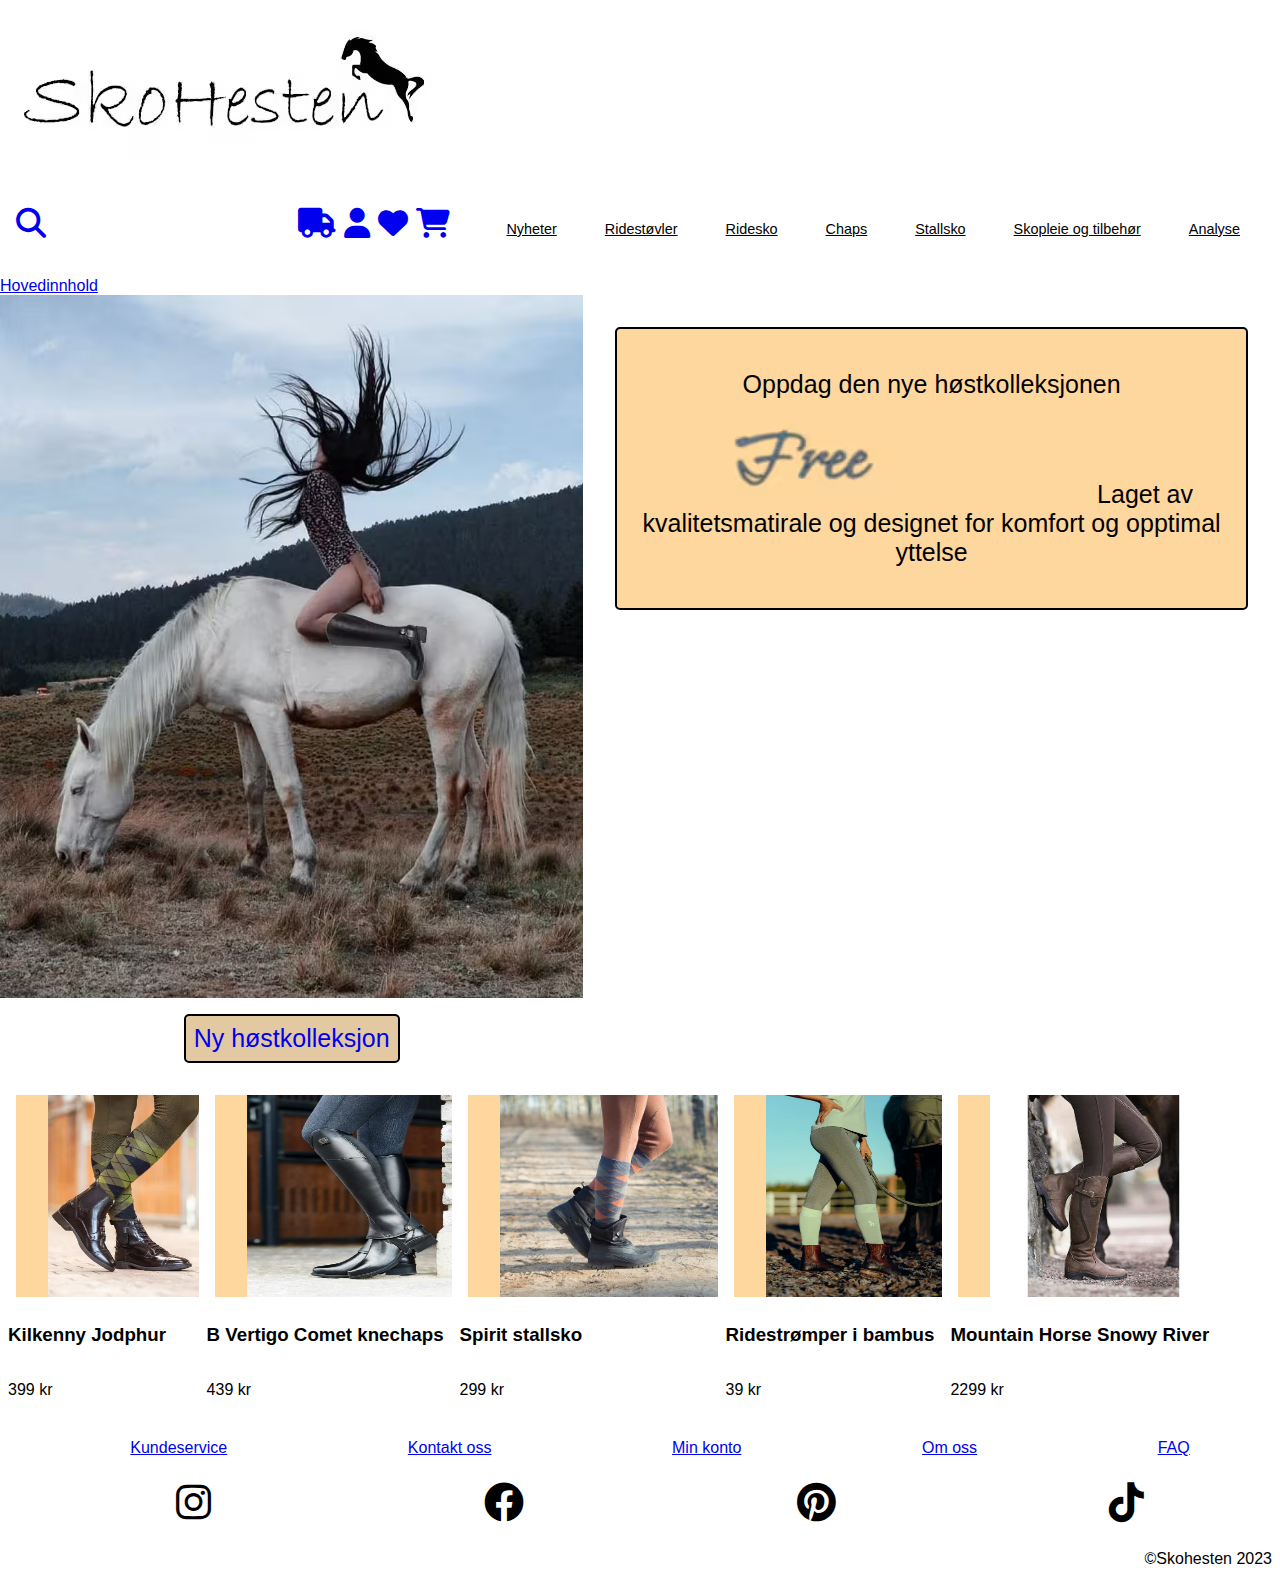
<file: index.html>
<!DOCTYPE html>
<html lang="en" itemscope itemtype="http://schema.org/WebPage">
<head>
    <meta charset="UTF-8">
    <meta name="viewport" content="width=device-width inital-scale= 1.0">
    <meta name="description" content="a website that sell riding boots, shoes and accessories">
    <meta property="og:url" content="https://itstud.hiof.no/~julia/oblig-4-webutvikling/index.html">
    <meta property="og:type" content="website">
    <meta property="og:title"  content="Skohesten.no">
    <meta property="og:description" content="A website that sells amazing ridning boots, shoes and accessories">
    <link href="css/style.css" rel="stylesheet">
    <link href="css/font/css/fontawesome.css" rel="stylesheet">
    <link href="css/font/css/brands.css" rel="stylesheet">
    <link href="css/font/css/solid.css" rel="stylesheet">
    <title>Skohesten.no</title>
</head>
<body class="index">
    <div class="grid-container" id="index">
        <header>
                <span id="logo">
                    <a href="index.html"><img src="img/sko-hesten-logo.avif" alt="Skohesten logo"></a>
                </span>
            <nav>
                <a href="#" id="sokefelt"><i class="fa-solid fa-magnifying-glass" aria-label="søkefelt"></i></a>
                <div id="ikon-liste"> 
                    <a href="f-og-r.html" id="lastebil"><i class="fa-solid fa-truck" aria-label="Frakt og retur side"></i></a>
                    <a href="#" id="bruker"><i class="fa-solid fa-user" aria-label="Din bruker"></i></a>
                    <a href="#" id="fav"><i class="fa-solid fa-heart" aria-label="Dine favoritter"></i></a>
                    <a href="#" id="handlekurv"><i class="fa-solid fa-cart-shopping" aria-label="din handlekruv"></i></a>
                <!--Alle ikonene er fra Fontawsome-->
                </div>
                <ul id="nav-liste">
                    <li><a href="#">Nyheter</a></li>
                    <li><a href="produkt.html">Ridestøvler</a></li>
                    <li><a href="#">Ridesko</a></li>
                    <li><a href="#">Chaps</a></li>
                    <li><a href="#">Stallsko</a></li>
                    <li><a href="#">Skopleie og tilbehør</a></li>
                    <li><a href="analyse.html">Analyse</a></li>
                </ul>
            </nav>
            <a href="#host-k-section">Hovedinnhold</a>
        </header>
    <main>
        <section id="host-k-section">
            <article id="host-k-bilde">
            <img src="img/forsidebilde-h.avif" alt="Modell på gressnede hest">
            <!--Bilde satt sammen av <a href= https://e0.pxfuel.com/wallpapers/672/593/desktop-wallpaper-woman-white-horse-aesthetic-ultra-background-aesthetic-animals.jpg>Modell på hest</a> og <a href= https://encrypted-tbn0.gstatic.com/images?q=tbn:ANd9GcSqIYg0yD4TDJ3sV0ompuwK75fX8o1SKyzImg&usqp=CAU>Enkel ridestøvel</a>-->
            <a href="produkt.html" id="host-k">Ny høstkolleksjon</a>
            </article>
            <article id="host-k-tekst">
                <p>Oppdag den nye høstkolleksjonen 
                <a href="produkt.html" class="free"><img src="img/free.avif" alt="Free høstkolleksjon"></a>
                Laget av kvalitetsmatirale og designet for komfort og opptimal yttelse </p>
            </article>
        </section>
        <section id="produktene">
            <article class="produkt-bokser" id="Kilkenny"> 
                <img src="img/ridesko-kilkenny-jodphur-f.avif" alt="Ridesko i en stall">
                <!--<a href=https://www.horze.no/dw/image/v2/AATB_PRD/on/demandware.static/-/Sites-main-catalog/default/dw875dd899/horze/38067_br_08.jpg?sw=535&q=55&filename=horze-kilkenny-jodphur-damemodell-brown.jpg>Ridesko, Kilkenny Jodphur</a>-->
                <h3>Kilkenny Jodphur</h3>
                <p>399 kr</p>
            </article>
            <article class="produkt-bokser" id="chaps">
                <img src="img/b-vertigo-comet-knechaps-f.jpg" alt="Chaps over ridesko i en stall">
                <!--<a href=https://www.horze.no/dw/image/v2/AATB_PRD/on/demandware.static/-/Sites-main-catalog/default/dwf9b4c76d/bvertigo/37298_BL_5.jpg?sw=535&q=55&filename=b-vertigo-comet-knechaps-i-lar-black.jpg>B Vertigo Comet knechaps</a>-->
                <h3>B Vertigo Comet knechaps</h3>
                <p>439 kr</p>
            </article>
             <article class="produkt-bokser produktbokser-PC" id="spirit"> 
                <img src="img/spirit-stallsko-f.jpg" alt="Spirit ridesko på en modell">
                <!--<a>https://www.horze.no/dw/image/v2/AATB_PRD/on/demandware.static/-/Sites-main-catalog/default/dweeb426b9/horze/38035_bl_09.jpg?sw=535&q=55&filename=horze-spirit-stallsko-black.jpg</a>-->
                <h3>Spirit stallsko</h3>
                <p>299 kr</p>
            </article>
            <article class="produkt-bokser produktbokser-PC" id="ridestrømper"> 
             <img src="img/ridestrømper-bambus.jpg" alt="Ridestømper i bambus på en modell">
                <!--<a>https://www.horze.no/dw/image/v2/AATB_PRD/on/demandware.static/-/Sites-main-catalog/default/dwbfc54375/horze/31241_FMGR_2.jpg?sw=535&q=55&filename=horze-ridestromper-i-bambus-foam-green.jpg</a>-->
                <h3>Ridestrømper i bambus</h3>
               <p>39 kr</p>
            </article>
            <article class="produkt-bokser produktbokser-PC" id="snowy"> 
                <img src="img/mountain-horse-snowy-river.jpg" alt="Mountain Horse Snowy River på en modell">
                <!--<a>https://www.horze.no/dw/image/v2/AATB_PRD/on/demandware.static/-/Sites-main-catalog/default/dw28625a4b/mountainhorse/304373_BR_1.jpg?sw=535&q=55&filename=mountain-horse-snowy-river-brown.jpg</a>-->
                <h3>Mountain Horse Snowy River</h3>
                <p>2299 kr</p>
            </article>
        </section>
        
    </main>
    <footer>
        <nav>
            <ul>
                <li><a href="#">Kundeservice</a></li>
                <li><a href="#">Kontakt oss</a></li>
                <li><a href="#">Min konto</a></li>
                <li><a href="#">Om oss</a></li>
                <li><a href="#">FAQ</a></li>
            </ul>
        </nav>
        <ul id="sosiale-medier">
            <li><i class="fa-brands fa-instagram"></i></li>
            <li><i class="fa-brands fa-facebook"></i></li>
            <li><i class="fa-brands fa-pinterest"></i></li>
            <li><i class="fa-brands fa-tiktok"></i></li>
            <!--Alle ikonene er fra Fontawsome-->
        </ul>
    <p id="copyright">©Skohesten 2023</p>
    </footer>
    </div>
</body>
</html>
</file>
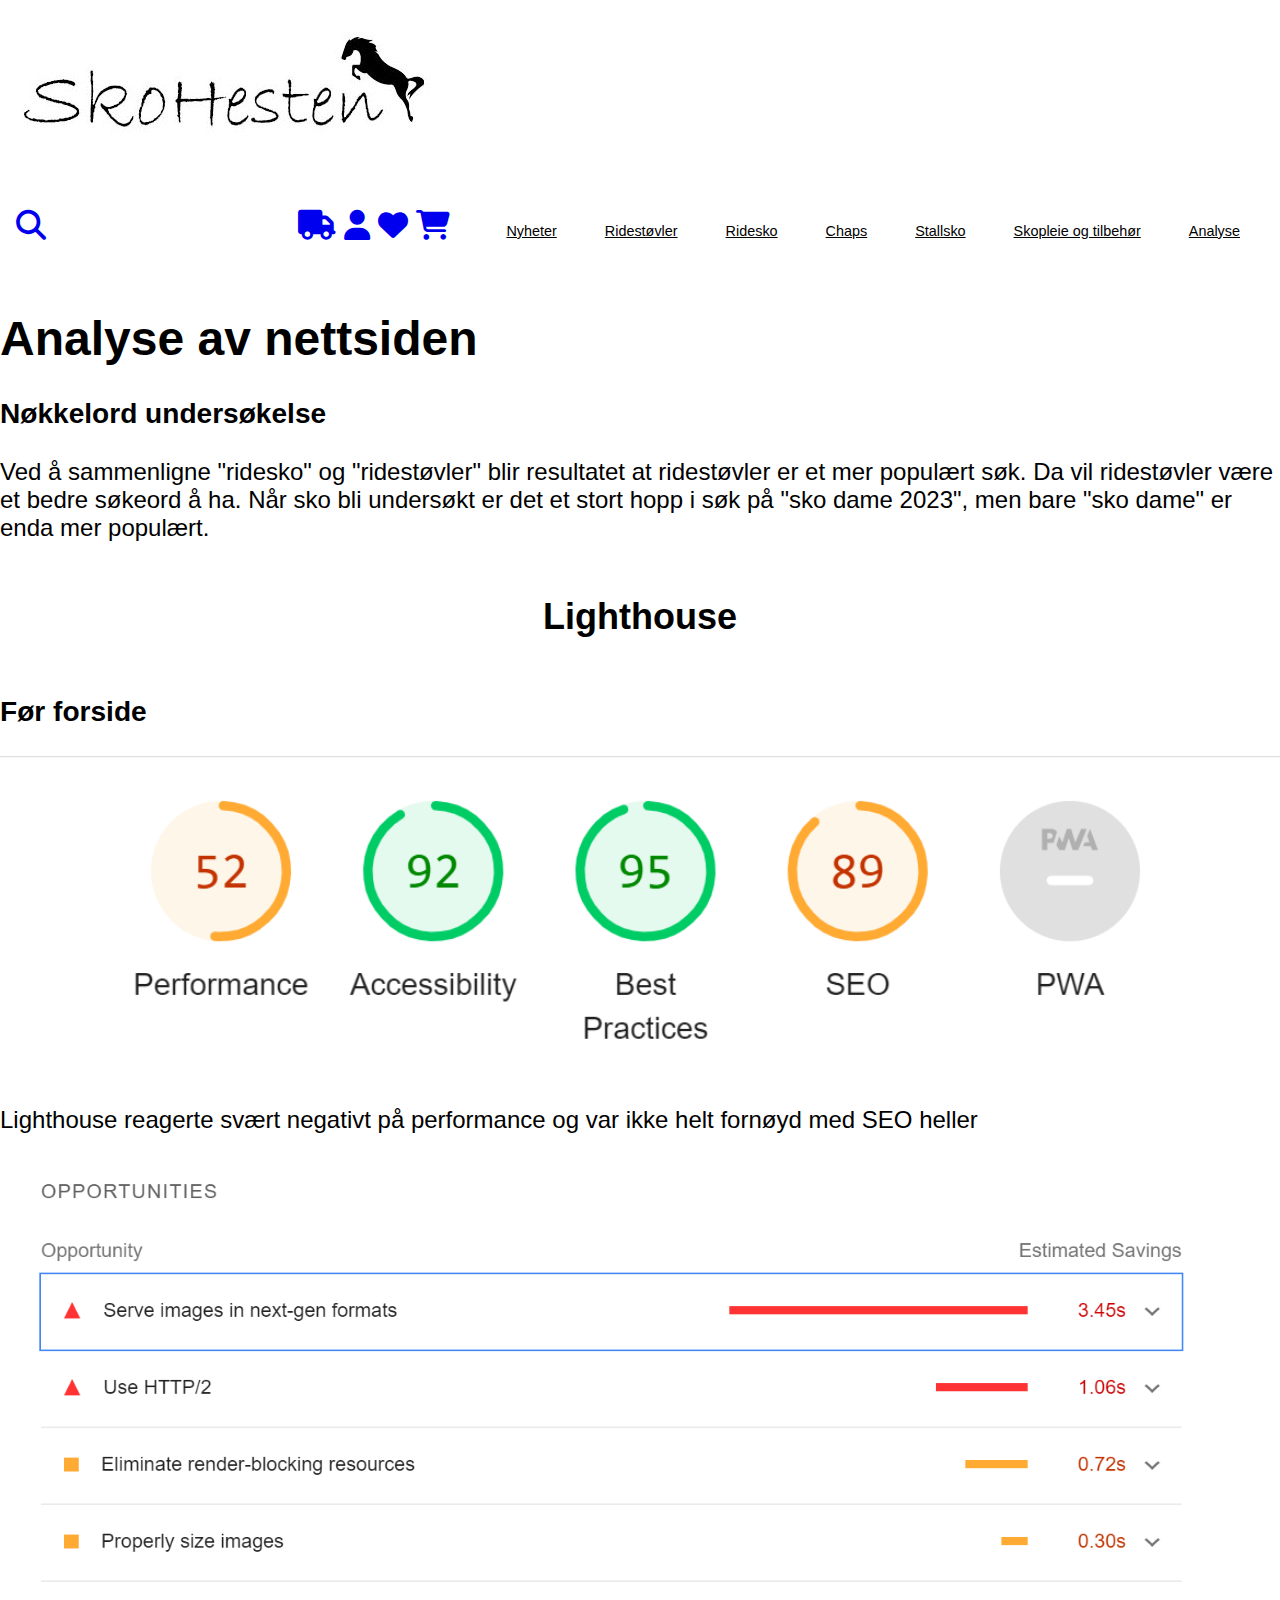
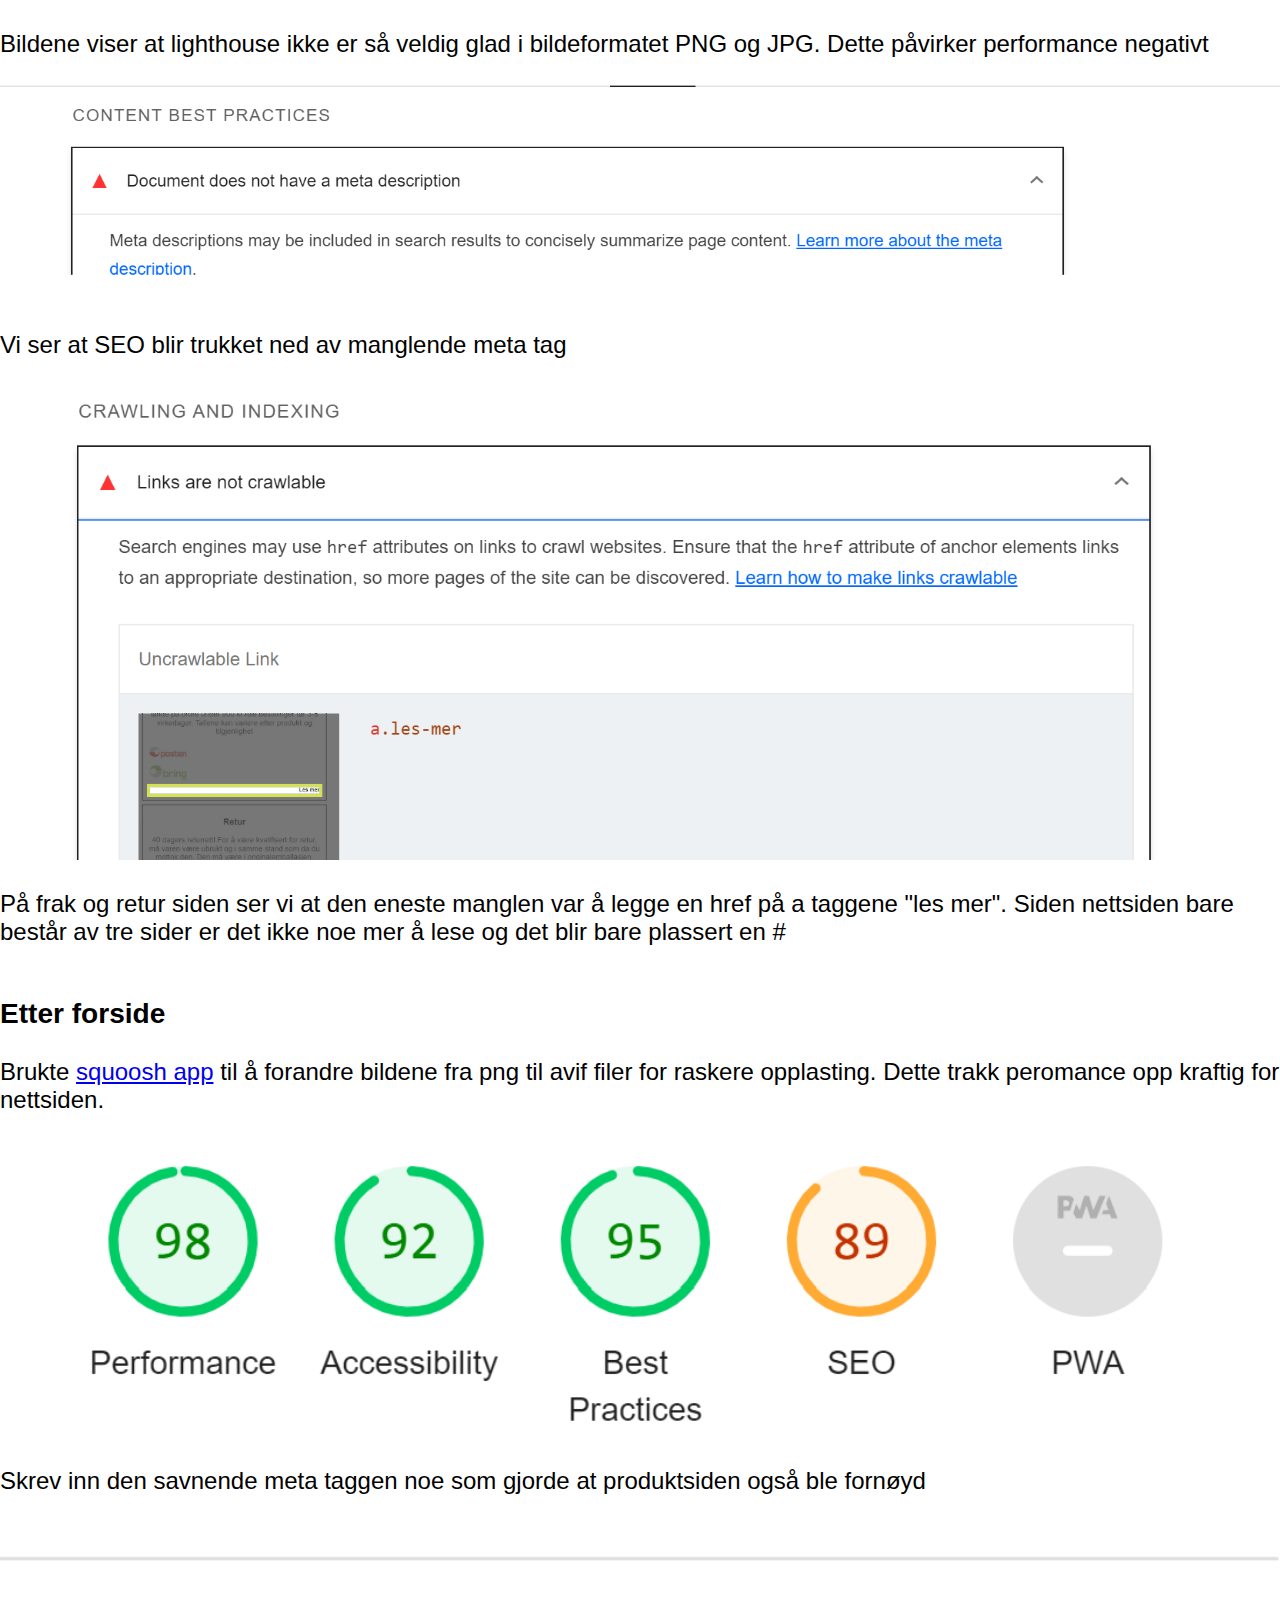
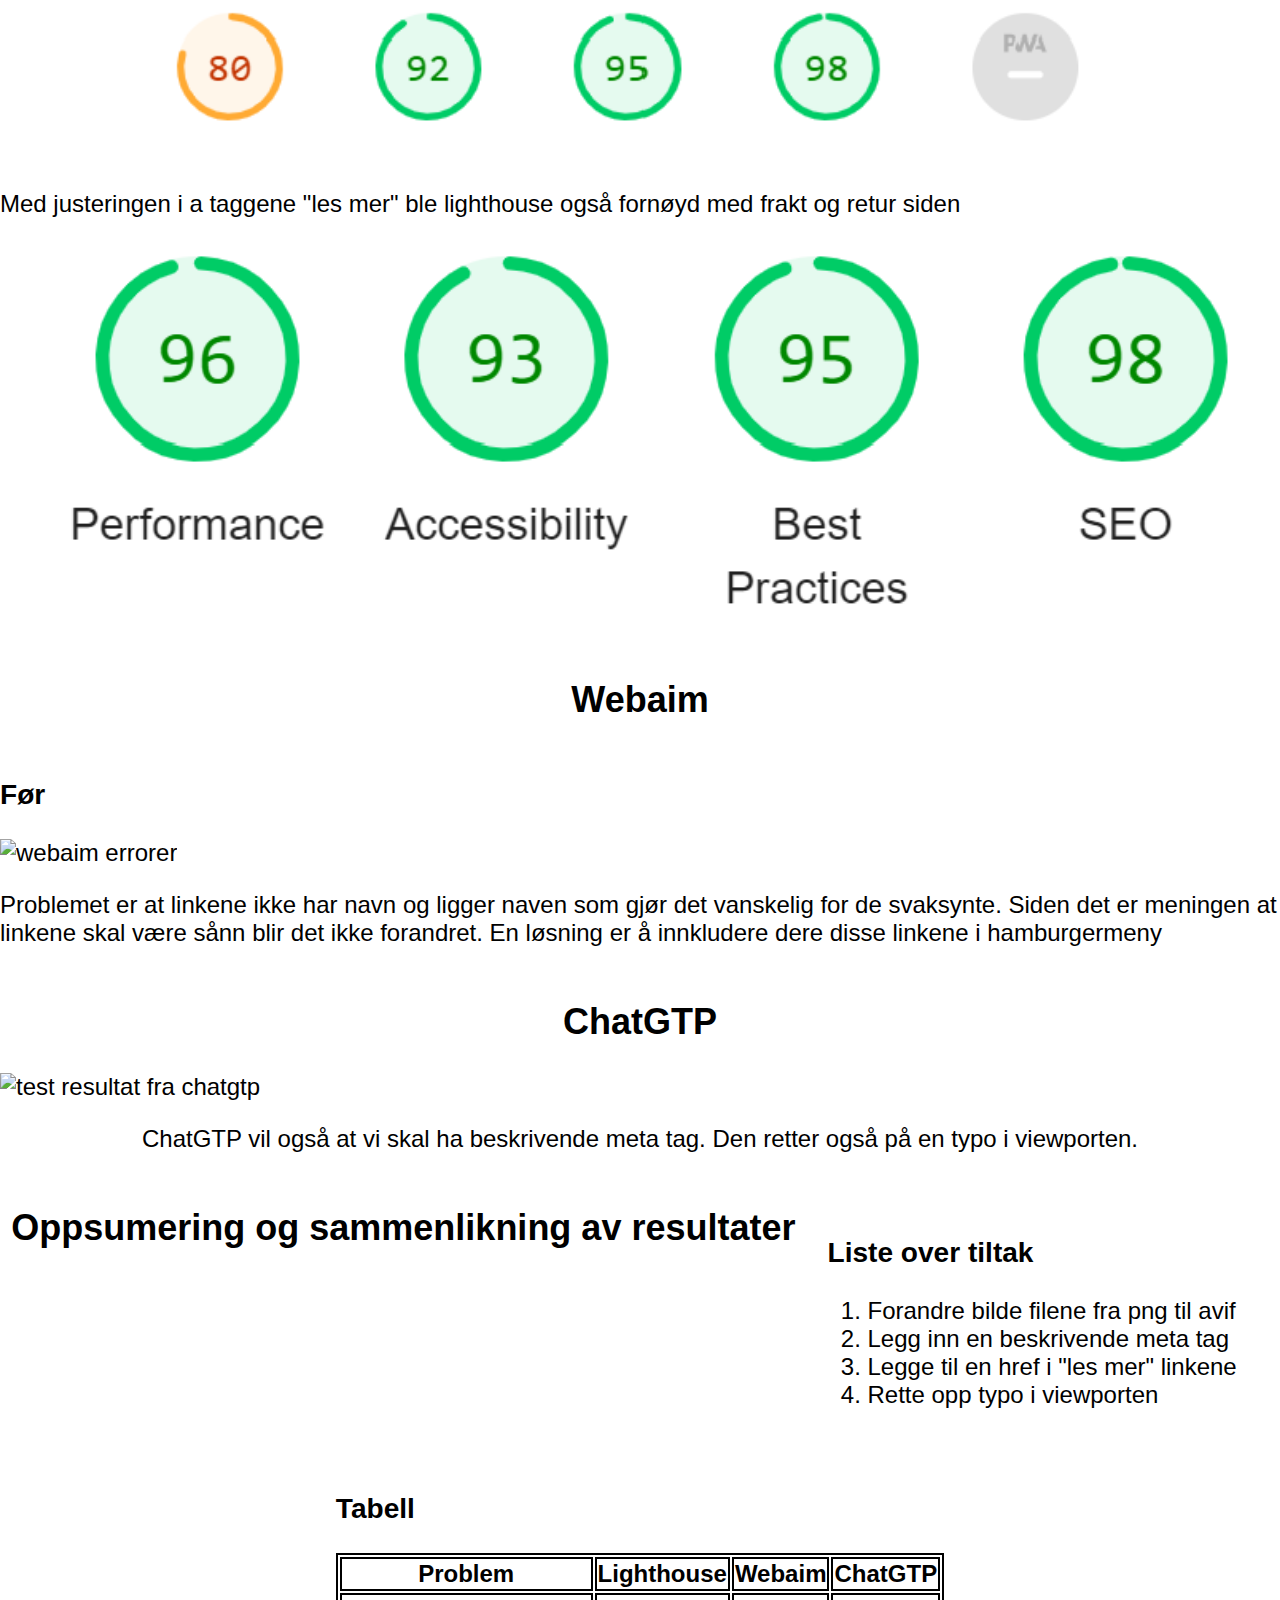
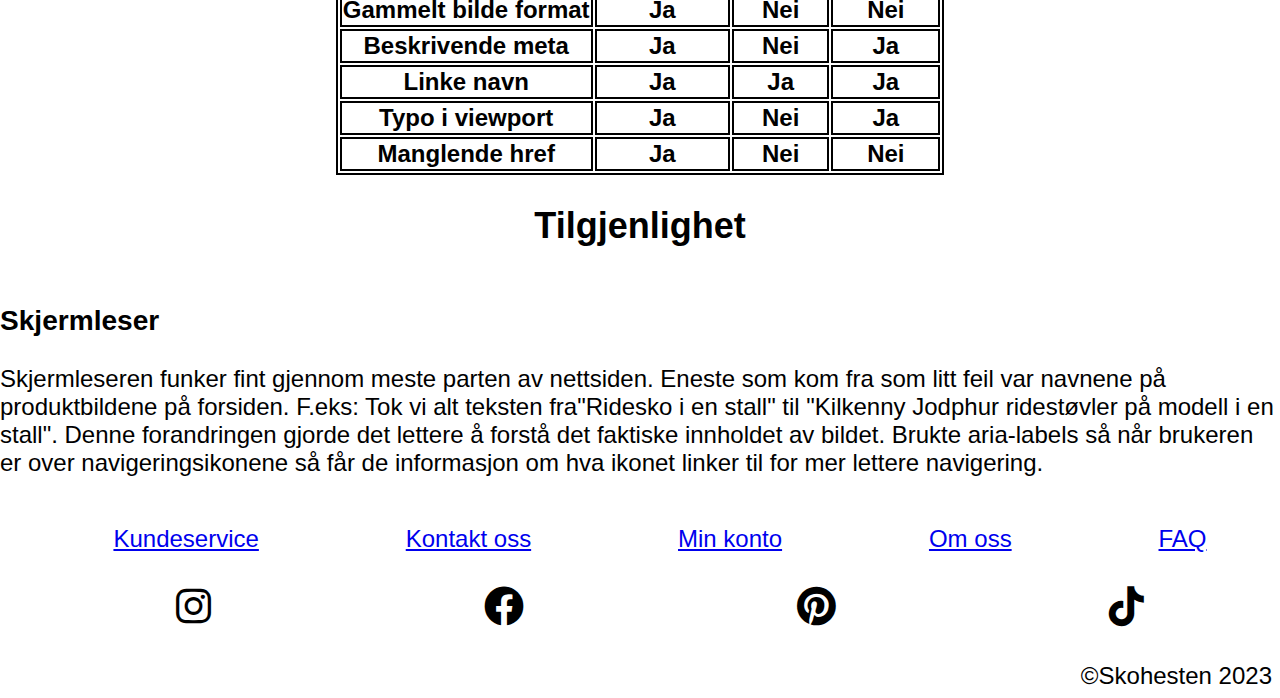
<file: analyse.html>
<!DOCTYPE html>
<html lang="en">
<head>
    <meta charset="UTF-8">
    <meta name="viewport" content="width=device-width inital-scale= 1.0">
    <link href="css/style.css" rel="stylesheet">
    <link href="css/font/css/fontawesome.css" rel="stylesheet">
    <link href="css/font/css/brands.css" rel="stylesheet">
    <link href="css/font/css/solid.css" rel="stylesheet">
    <title>Skohesten.no</title>
</head>
<body id="ana">
        <header>
                <span id="logo">
                    <a href="index.html"><img src="img/sko-hesten-logo.jpg" alt="Skohesten logo"></a>
                </span>
            <nav>
                <a href="#" id="sokefelt"><i class="fa-solid fa-magnifying-glass" aria-label="søkefelt"></i></a>
                <div id="ikon-liste"> 
                    <a href="f-og-r.html" id="lastebil"><i class="fa-solid fa-truck" aria-label="Frakt og retur side"></i></a>
                    <a href="#" id="bruker"><i class="fa-solid fa-user" aria-label="Din bruker"></i></a>
                    <a href="#" id="fav"><i class="fa-solid fa-heart" aria-label="Dine favoritter"></i></a>
                    <a href="#" id="handlekurv"><i class="fa-solid fa-cart-shopping" aria-label="din handlekruv"></i></a>
                <!--Alle ikonene er fra Fontawsome-->
                </div>
                <ul id="nav-liste">
                    <li><a href="#">Nyheter</a></li>
                    <li><a href="produkt.html">Ridestøvler</a></li>
                    <li><a href="#">Ridesko</a></li>
                    <li><a href="#">Chaps</a></li>
                    <li><a href="#">Stallsko</a></li>
                    <li><a href="#">Skopleie og tilbehør</a></li>
                    <li><a href="analyse.html">Analyse</a></li>
                </ul>
            </nav>
        </header>
    <main>
        <h1>Analyse av nettsiden</h1>
        <article>
            <h3>Nøkkelord undersøkelse</h3>
            <p>Ved å sammenligne "ridesko" og "ridestøvler" blir resultatet at ridestøvler er et mer populært søk. Da vil ridestøvler være et bedre søkeord å ha. 
                Når sko bli undersøkt er det et stort hopp i søk på "sko dame 2023", men bare "sko dame" er enda mer populært. 
            </p>
        </article>
        <section>
            <h2>Lighthouse</h2>
            <article>
                <h3>Før forside</h3>
                <img src="img/tester/lighthouse-forside-test-1.png" alt="lighthouse analyse av forside">
                <p>Lighthouse reagerte svært negativt på performance og var ikke helt fornøyd med SEO heller</p>
                <img src="img/tester/lighthouse-forside-muligheter.png" alt="lighthouse analyse forside muligheter">
                <p>Bildene viser at lighthouse ikke er så veldig glad i bildeformatet PNG og JPG. Dette påvirker performance negativt</p>
                <img src="img/tester/mangler-meta.png" alt="lighthouse viser at nettsiden mangler en meta tagg" >
                <p>Vi ser at SEO blir trukket ned av manglende meta tag</p>
                <img src="img/tester/lighthouse-fogr-kraviling.png" alt="frakt og retur side mangler for optimal SEO">
                <p>På frak og retur siden ser vi at den eneste manglen var å legge en href på a taggene "les mer". Siden nettsiden bare består av tre sider er det ikke noe mer å lese og det blir bare plassert en #</p>
            </article>
            <article>
                <h3>Etter forside</h3>
                <p>Brukte <a href="https://squoosh.app/">squoosh app</a> til å forandre bildene fra png til avif filer for raskere opplasting. Dette trakk peromance opp kraftig for nettsiden.</p>
                <img src="img/tester/lighthouse-forside-resultat.png" alt="lighthouse resultat for performance">
                <p>Skrev inn den savnende meta taggen noe som gjorde at produktsiden også ble fornøyd</p>
                <img src="img/tester/lighthouse-produktside-resultat.png" alt="lighthouse resultat for produksiden">
                <p>Med justeringen i a taggene "les mer" ble lighthouse også fornøyd med frakt og retur siden</p>
                <img src="img/tester/lighthouse-fogr-resultater.png" alt="lighthouse resultat for frakt og retur">
        </section>
        <section>
            <h2>Webaim</h2>
            <article>
                <h3>Før</h3>
                <img href="img/tester/wawe-forside-errors.png" alt="webaim errorer">
                <p>Problemet er at linkene ikke har navn og ligger naven som gjør det vanskelig for de svaksynte. Siden det er meningen at linkene skal være sånn blir det ikke forandret. En løsning er å innkludere dere disse linkene i hamburgermeny</p>
            </article>
        </section>
        <section>
            <h2>ChatGTP</h2>
            <img href="img/tester/chatgtp-forside-seo-test-1.png" alt="test resultat fra chatgtp">
            <p>ChatGTP vil også at vi skal ha beskrivende meta tag. Den retter også på en typo i viewporten.</p>
        </section>
        <section id="oppsum-samlik">
            <h2>Oppsumering og sammenlikning av resultater</h2>
            <article id="liste-til">
                <h3>Liste over tiltak</h3>
                <ol>
                    <li>Forandre bilde filene fra png til avif</li>
                    <li>Legg inn en beskrivende meta tag</li>
                    <li>Legge til en href i "les mer" linkene</li>
                    <li>Rette opp typo i viewporten</li>
                </ol>
            </article>
            <article>
                <h3>Tabell</h3>
                <table id="tabell">
                    <tbody>
                        <tr>
                            <th>Problem</th>
                            <th>Lighthouse</th>
                            <th>Webaim</th>
                            <th>ChatGTP</th>
                        </tr>
                        <tr>
                            <th>Gammelt bilde format</th>
                            <th>Ja</th>
                            <th>Nei</th>
                            <th>Nei</th>
                        </tr>
                        <tr>
                            <th>Beskrivende meta</th>
                            <th>Ja</th>
                            <th>Nei</th>
                            <th>Ja</th>
                        </tr>
                        <tr>
                            <th>Linke navn</th>
                            <th>Ja</th>
                            <th>Ja</th>
                            <th>Ja</th>
                        </tr>
                        <tr>
                            <th>Typo i viewport</th>
                            <th>Ja</th>
                            <th>Nei</th>
                            <th>Ja</th>
                        </tr>
                        <tr>
                            <th>Manglende href</th>
                            <th>Ja</th>
                            <th>Nei</th>
                            <th>Nei</th>
                        </tr>
                    </tbody>
                </table>
            </article>

        </section>
        <section>
            <h2>Tilgjenlighet</h2>
            <article>
                <h3>Skjermleser</h3>
                <p>Skjermleseren funker fint gjennom meste parten av nettsiden. Eneste som kom fra som litt feil var navnene på produktbildene på forsiden.
                    F.eks: Tok vi alt teksten fra"Ridesko i en stall" til "Kilkenny Jodphur ridestøvler på modell i en stall". Denne forandringen gjorde det lettere å forstå det faktiske innholdet av bildet.
                    Brukte aria-labels så når brukeren er over navigeringsikonene så får de informasjon om hva ikonet linker til for mer lettere navigering.
                </p>
            </article>
        </section>
    </main>
    <footer>
        <nav>
            <ul>
                <li><a href="#">Kundeservice</a></li>
                <li><a href="#">Kontakt oss</a></li>
                <li><a href="#">Min konto</a></li>
                <li><a href="#">Om oss</a></li>
                <li><a href="#">FAQ</a></li>
            </ul>
        </nav>
        <ul id="sosiale-medier">
            <li><i class="fa-brands fa-instagram"></i></li>
            <li><i class="fa-brands fa-facebook"></i></li>
            <li><i class="fa-brands fa-pinterest"></i></li>
            <li><i class="fa-brands fa-tiktok"></i></li>
            <!--Alle ikonene er fra Fontawsome-->
        </ul>
    <p id="copyright">©Skohesten 2023</p>
    </footer>
</body>
</html>
</file>
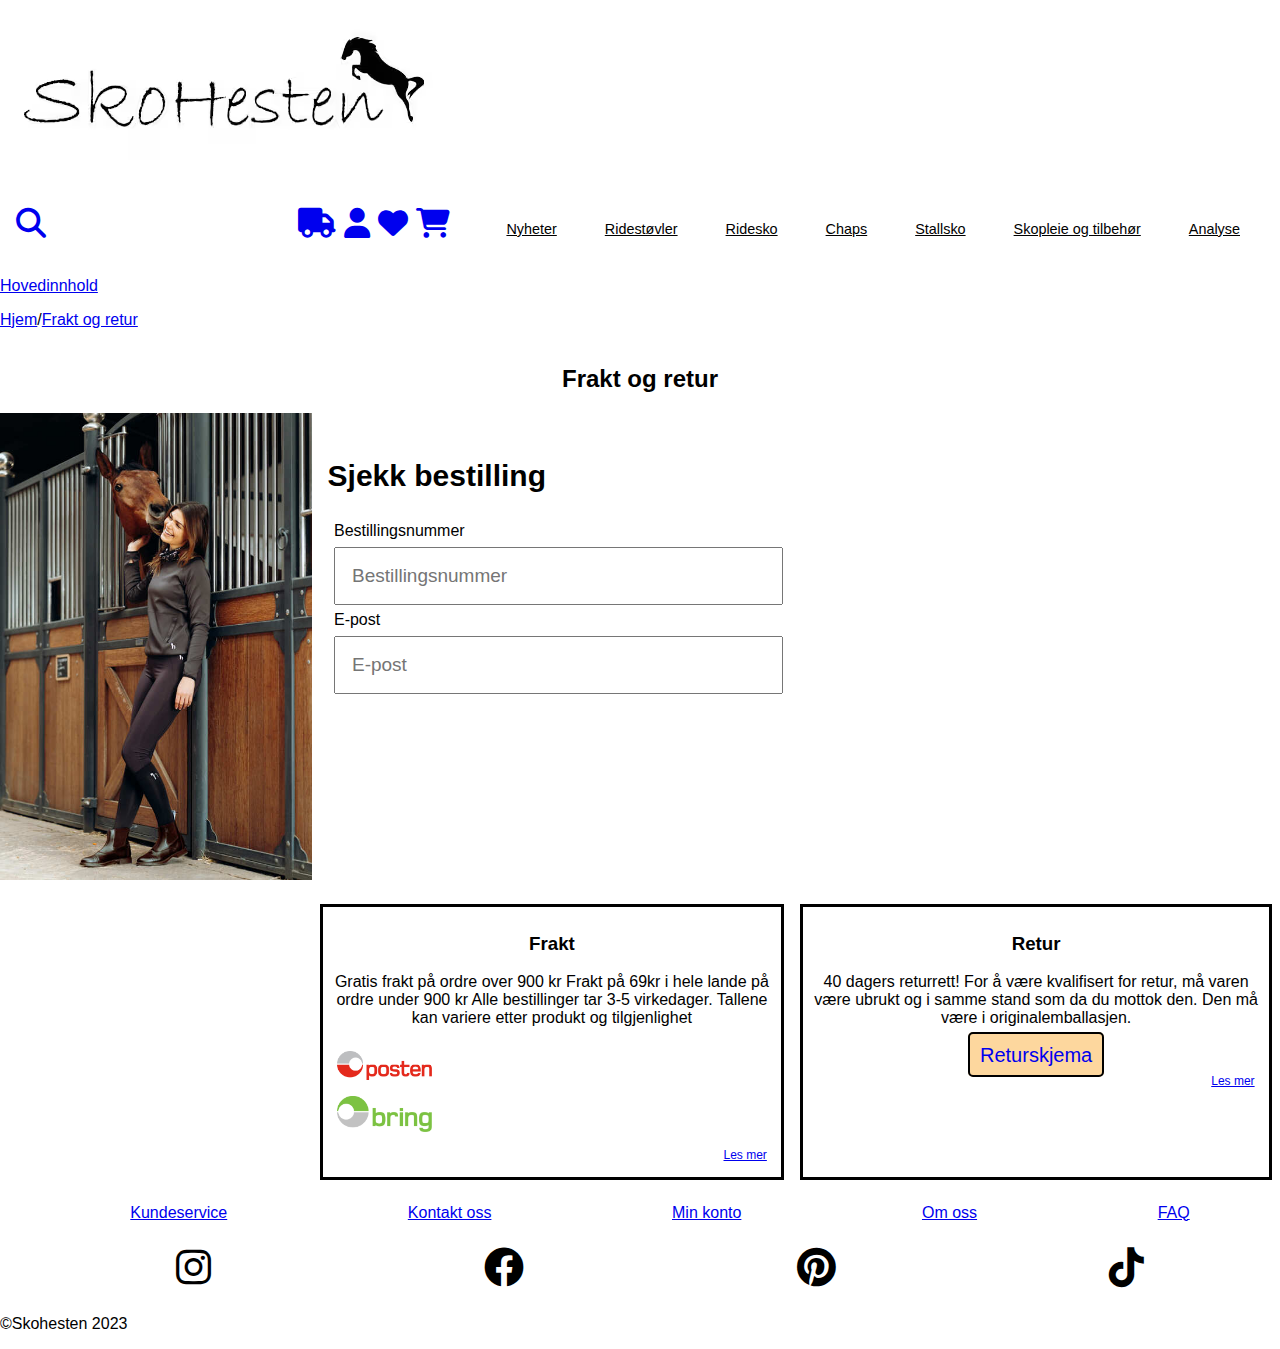
<file: f-og-r.html>
<!DOCTYPE html>
<html lang="en" itemscope itemtype="http://schema.org/WebPage">
<head>
    <meta charset="UTF-8">
    <meta name="viewport" content="width=device-width, inital-scale=1.0">
    <meta name="description" content="shipping and return site for skohesten.no">
    <meta property="og:url" content="https://itstud.hiof.no/~julia/oblig-4-webutvikling/index.html">
    <meta property="og:type" content="website">
    <meta property="og:title"  content="Shipping and return">
    <meta property="og:description" content="See you shipping and return opportunities">
    <link href="css/style.css" rel="stylesheet">
    <link href="css/font/css/fontawesome.css" rel="stylesheet">
    <link href="css/font/css/brands.css" rel="stylesheet">
    <link href="css/font/css/solid.css" rel="stylesheet">
    <title>Frakt og retur</title>
</head>
<body>
    <div class="grid-container" id="f-og-r">
    <header>
        <span id="logo">
            <a href="index.html"><img src="img/sko-hesten-logo.avif" alt="Skohesten logo"></a>
        </span>
        <nav>
            <a href="#" id="sokefelt"><i class="fa-solid fa-magnifying-glass" aria-label="søkefelt"></i></a>
            <div id="ikon-liste"> 
                <a href="f-og-r.html" id="lastebil"><i class="fa-solid fa-truck" aria-label="Frakt og retur side"></i></a>
                <a href="#" id="bruker"><i class="fa-solid fa-user" aria-label="Din bruker"></i></a>
                <a href="#" id="fav"><i class="fa-solid fa-heart" aria-label="Dine favoritter"></i></a>
                <a href="#" id="handlekurv"><i class="fa-solid fa-cart-shopping" aria-label="din handlekruv"></i></a>
            <!--Alle ikonene er fra Fontawsome-->
            </div>
            <ul id="nav-liste">
                <li><a href="#">Nyheter</a></li>
                <li><a href="produkt.html">Ridestøvler</a></li>
                <li><a href="#">Ridesko</a></li>
                <li><a href="#">Chaps</a></li>
                <li><a href="#">Stallsko</a></li>
                <li><a href="#">Skopleie og tilbehør</a></li>
                <li><a href="analyse.html">Analyse</a></li>
            </ul>
        </nav>
        <a href="#main-f-og-r">Hovedinnhold</a>
    </header>
    <main id="main-f-og-r">
        <nav>
        <p><a href="index.html">Hjem</a>/<a href="f-og-r.html">Frakt og retur</a></p>
        </nav>
        <section>
            <h2>Frakt og retur</h2>
            <div id="f-r-grid">
                <img src="img/f-r-modell-og-hest.jpg" alt= "Kvinne og hest i en stall" id="f-r-modell-og-hest">
                <article id="sjekk-best">
                    <h3>Sjekk bestilling</h3>
                    <form method="post" action="#" autocomplete="on">
                        <label>
                            Bestillingsnummer
                            <input type="text" name="bnummer" placeholder="Bestillingsnummer">
                        </label>
                        <label>
                            E-post
                            <input type="email" name="e-post" placeholder="E-post">  
                        </label>
                    </form>
                </article>
                <article id="frakt-info">
                    <h3>Frakt</h3>
                    <p>Gratis frakt på ordre over 900 kr Frakt på 69kr i hele lande på ordre under 900 kr Alle bestillinger tar 3-5 virkedager. Tallene kan variere etter produkt og tilgjenlighet </p>
                    <!--Tekst tatt fra Horze.no sine sider-->
                    <img src="img/posten.png" alt="posten" class="post-bring">
                    <!--<a href=https://upload.wikimedia.org/wikipedia/commons/thumb/5/53/Posten-Norge-Logo.svg/2560px-Posten-Norge-Logo.svg.png>Posten</a>-->
                    <img src="img/bring.png" alt="bring" class="post-bring" id="bring">
                    <!--<a href=https://upload.wikimedia.org/wikipedia/commons/thumb/0/02/Bring_logo.svg/2560px-Bring_logo.svg.png>Bring</a>-->
                    <a href="#" class="les-mer">Les mer</a>
                </article>
                <article id="retur-info">
                    <h3>Retur</h3>
                    <p>40 dagers returrett! For å være kvalifisert for retur, må varen være ubrukt og i samme stand som da du mottok den. Den må være i originalemballasjen. </p> 
                    <!--Tekst tatt fra Horze.no sine sider-->
                    <a href="#" id="retur-btn">Returskjema</a>
                    <a href="#" class="les-mer">Les mer</a>
                </article>
            </div>
        </section>
    </main>
    <footer>
        <nav>
            <ul>
                <li><a href="#">Kundeservice</a></li>
                <li><a href="#">Kontakt oss</a></li>
                <li><a href="#">Min konto</a></li>
                <li><a href="#">Om oss</a></li>
                <li><a href="#">FAQ</a></li>
            </ul>
        </nav>
        <ul id="sosiale-medier">
            <li><i class="fa-brands fa-instagram"></i></li>
            <li><i class="fa-brands fa-facebook"></i></li>
            <li><i class="fa-brands fa-pinterest"></i></li>
            <li><i class="fa-brands fa-tiktok"></i></li>
            <!--Alle ikonene er fra Fontawsome-->
        </ul>
    <p>©Skohesten 2023</p>
    </footer>
    </div>
</body>
</html>
</file>
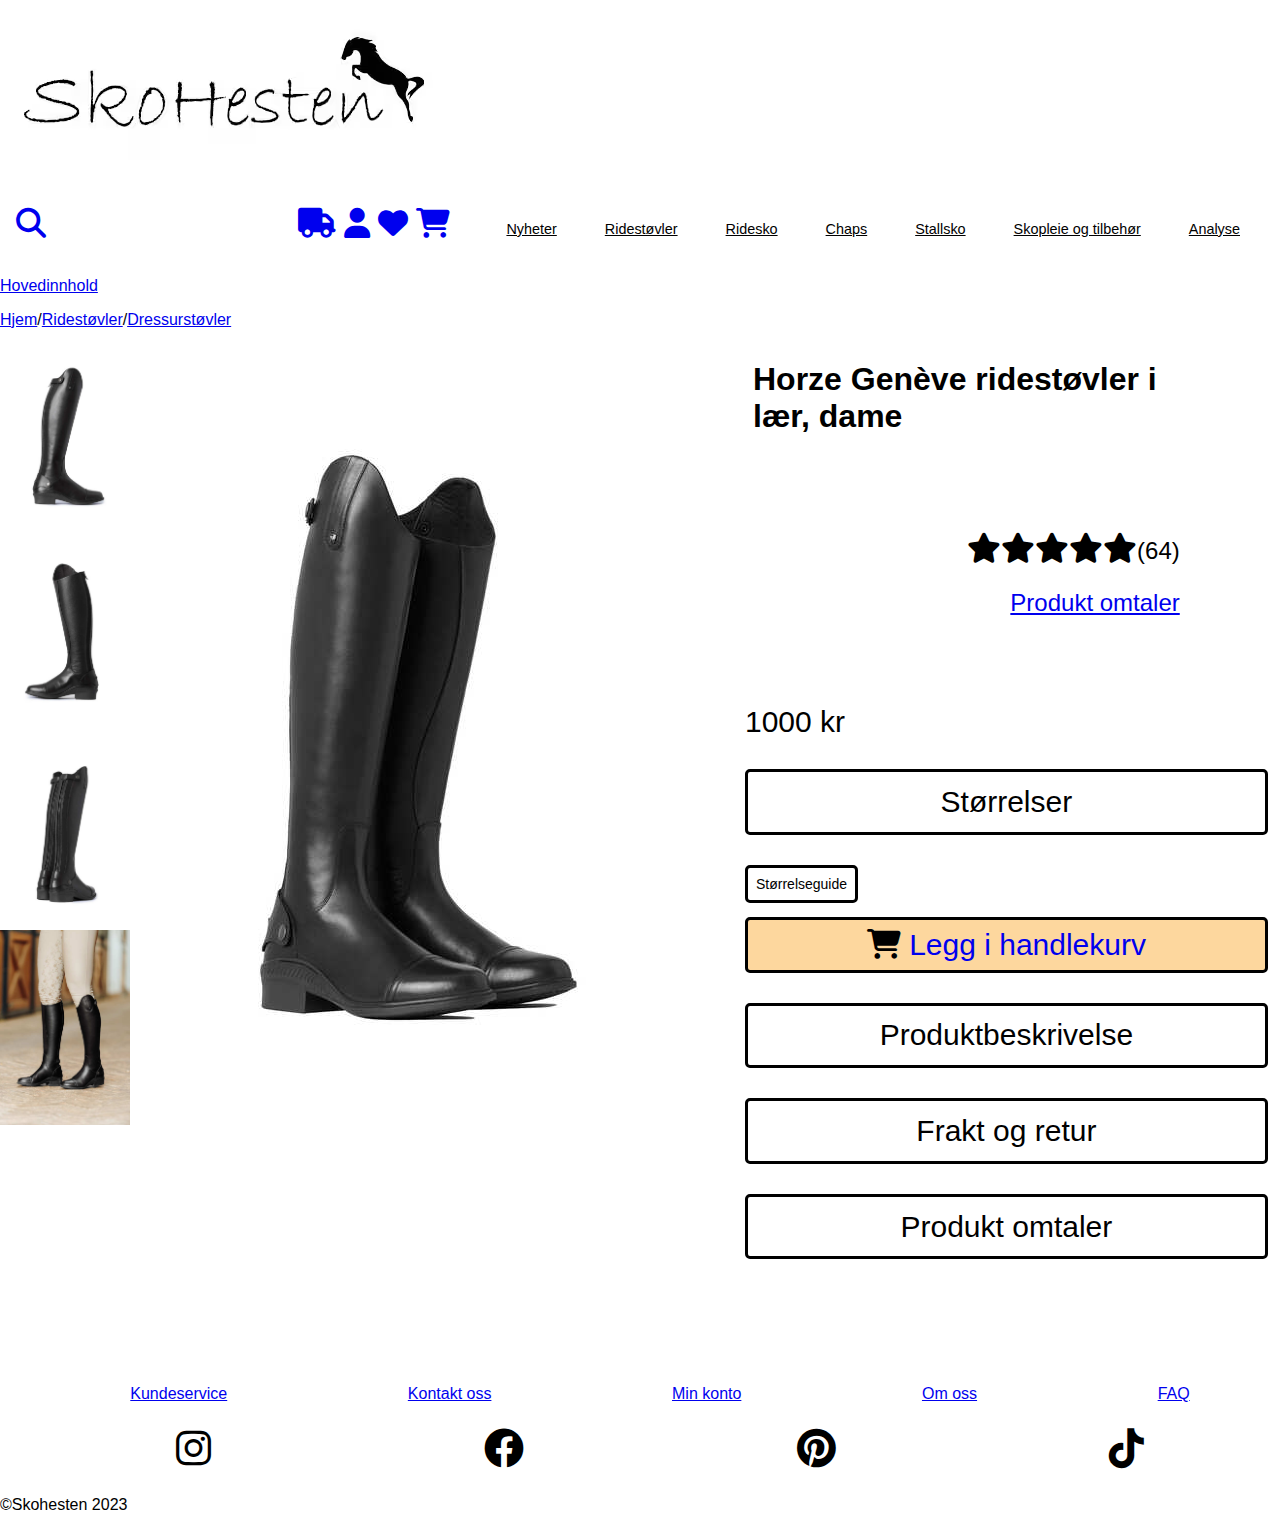
<file: produkt.html>
<!DOCTYPE html>
<html lang="en" itemscope itemtype="http://schema.org/WebPage">
<head>
    <meta charset="UTF-8">
    <meta name="viewport" content="width=device-width, inital-scale=1.0">
    <meta name="description" content="product page for Horze Genève ridingboots">
    <meta property="og:url" content="https://itstud.hiof.no/~julia/oblig-4-webutvikling/index.html">
    <meta property="og:type" content="website">
    <meta property="og:title"  content=" Horze Genève ridingboots">
    <meta property="og:description" content="The super suproting and comfortable Horze Genève ridingboots">
    <link href="css/style.css" rel="stylesheet">
    <link href="css/font/css/fontawesome.css" rel="stylesheet">
    <link href="css/font/css/brands.css" rel="stylesheet">
    <link href="css/font/css/solid.css" rel="stylesheet">
    <title>Produkt</title>
    <meta name="google-site-verification" content="JL7FTJ6capk-qEZLYKdwdp-QXWbMSlCibgrxDfVRizY" />
</head>
<body>
    <div class="grid-container" id="produkt">
        <header>
            <span id="logo">
                <a href="index.html"><img src="img/sko-hesten-logo.avif" alt="Skohesten logo"></a>
            </span>
            <nav>
                <a href="#" id="sokefelt"><i class="fa-solid fa-magnifying-glass" aria-label="søkefelt"></i></a>
                <div id="ikon-liste"> 
                    <a href="f-og-r.html" id="lastebil"><i class="fa-solid fa-truck" aria-label="Frakt og retur side"></i></a>
                    <a href="#" id="bruker"><i class="fa-solid fa-user" aria-label="Din bruker"></i></a>
                    <a href="#" id="fav"><i class="fa-solid fa-heart" aria-label="Dine favoritter"></i></a>
                    <a href="#" id="handlekurv"><i class="fa-solid fa-cart-shopping" aria-label="din handlekruv"></i></a>
                <!--Alle ikonene er fra Fontawsome-->
                </div>
                <ul id="nav-liste">
                    <li><a href="#">Nyheter</a></li>
                    <li><a href="produkt.html">Ridestøvler</a></li>
                    <li><a href="#">Ridesko</a></li>
                    <li><a href="#">Chaps</a></li>
                    <li><a href="#">Stallsko</a></li>
                    <li><a href="#">Skopleie og tilbehør</a></li>
                    <li><a href="analyse.html">Analyse</a></li>
                </ul>
            </nav>
            <a href="#main-prod">Hovedinnhold</a>
        </header>
    <main id="main-prod">
        <nav>
            <p><a href="index.html">Hjem</a>/<a href="#">Ridestøvler</a>/<a href="#">Dressurstøvler</a></p>
        </nav>
        <section id="prod-grid">
            <h3>Horze Genève ridestøvler i lær, dame</h3> 
            <article id="prod-bilde">
                <img src="img/horzegeneveridestøvler-p.jpg" alt="Horze Genève ridestøvler i lær">
                <!--<a href=https://www.horze.no/dw/image/v2/AATB_PRD/on/demandware.static/-/Sites-main-catalog/default/dw53bf1ef7/horze/39085_bl_03.jpg?sw=535&q=55&filename=horze-geneve-ridestovler-i-lar-dame-black.jpg>Horze Genève ridestøvler i lær, side ytre</a>-->
            </article>
            <article id="prod-bilde-pc"> 
                    <img src="img/HorzeGenève-ytre.jpg" alt="ridestøvler ytre side">
                    <img src="img/HorzeGenève-indre.jpg" alt="ridestøvler indre side">
                    <img src="img/HorzeGenève-bakside.jpg" alt="ridestøvler bakside">
                    <img src="img/HorzeGenève-modell.jpg" alt="ridestøvler på modell i stall">
            </article>
            
            <article id="prod-kat">
                <article id="stjerner">
                    <i class="fa-solid fa-star"></i>
                    <i class="fa-solid fa-star"></i>
                    <i class="fa-solid fa-star"></i>
                    <i class="fa-solid fa-star"></i>
                    <i class="fa-regular fa-star"></i>
                    <p>(64)</p>
                    <a href="#produkt-omtaler">Produkt omtaler</a>
                </article>
                <p>1000 kr</p>
                <p class="kategori-knapp">Størrelser</p>
                <p id="storrelseguide">Størrelseguide</p>
                <article id="legg-handlekruv">
                    <i class="fa-solid fa-cart-shopping"></i>
                    <a href="#">Legg i handlekurv</a>
                </article>
                <p class="kategori-knapp">Produktbeskrivelse</p>
                <p class="kategori-knapp">Frakt og retur</p>
                <p class="kategori-knapp" id="produkt-omtaler">Produkt omtaler</p>
            </article>
        </section>
        <div itemscope itemtype="https://itstud.hiof.no/~julia/oblig-4-webutvikling/produkt.html" id="microdata">
            <span itemprop="name">Horze Genève ridestøvler i lær</span>
            <img itemprop="image" src="img/horzegeneveridestøvler-p.jpg" alt="Horze Genève ridestøvler i lær"/>
            <div itemprop="aggregateRating" itemscope itemtype="https://schema.org/AggregateRating">
            <span itemprop="ratingValue">4.5</span>
           <span itemprop="reviewCount">64</span>
          </div>
        </div> <!--Oppsett fra schema.org-->


    </main>
    <footer>
        <nav>
            <ul>
                <li><a href="#">Kundeservice</a></li>
                <li><a href="#">Kontakt oss</a></li>
                <li><a href="#">Min konto</a></li>
                <li><a href="#">Om oss</a></li>
                <li><a href="#">FAQ</a></li>
            </ul>
        </nav>
        <ul id="sosiale-medier">
            <li><i class="fa-brands fa-instagram"></i></li>
            <li><i class="fa-brands fa-facebook"></i></li>
            <li><i class="fa-brands fa-pinterest"></i></li>
            <li><i class="fa-brands fa-tiktok"></i></li>
            <!--Alle ikonene er fra Fontawsome-->
        </ul>
    <p>©Skohesten 2023</p>
    </footer>
    </div>
</body>
</html>
</file>
<file: css/style.css>
@charset "UTF-8";
/*Farge hentet fra Figma*/
* {
  box-sizing: border-box;
}

body {
  margin: 0 auto;
  max-width: 1400px;
  width: 100%;
  font-family: Arial, Helvetica, sans-serif;
}
body header {
  grid-area: header;
}
body header #logo {
  display: flex;
  justify-content: center;
}
body header #logo img {
  width: 100%;
  height: auto;
}
body header nav {
  display: flex;
  align-items: baseline;
  width: 100%;
  flex-wrap: wrap;
  justify-content: end;
}
body header nav #sokefelt {
  display: flex;
  text-align: left;
  text-decoration: none;
  padding: 1rem;
  font-size: 30px;
  margin-right: auto;
}
body header nav #ikon-liste {
  display: flex;
  text-decoration: none;
  justify-content: end;
  gap: 0.5rem;
  padding: 1rem;
}
body header nav #ikon-liste a {
  font-size: 30px;
}
body header nav #nav-liste {
  margin: 0.5rem;
  padding: 0.5rem;
}
body header nav ul li {
  display: inline-block;
  list-style: none;
}
body header nav ul li a {
  color: black;
  /*Meningen at de skal ha understrek, se wireframes*/
  display: flex;
  justify-content: space-between;
  align-items: baseline;
  gap: 0.5rem;
  font-size: 0.9rem;
  max-width: 100%;
  height: auto;
}
body main section {
  display: flex;
  flex-wrap: wrap;
  justify-content: center;
  grid-area: main;
}
body main #host-k-bilde {
  display: flex;
  justify-content: center;
  flex-wrap: wrap;
}
body main #host-k-bilde img {
  width: 100%;
  height: auto;
}
body main #host-k-bilde #host-k {
  border-radius: 5px;
  border: 2px solid #000;
  background-color: #E3C9A1;
  /*Brukte Figma sin develpor modus for å få riktig farge og border for knappen*/
  padding: 0.5rem;
  font-size: 25px;
  height: -moz-fit-content;
  height: fit-content;
  text-decoration: none;
  margin: 1rem;
}
body main #host-k-tekst {
  border-radius: 5px;
  border: 2px solid #000;
  background-color: rgba(250, 155, 12, 0.4);
  /*Brukte Figma sin develpor modus for å få riktig farge og border for knappen*/
  padding: 0.5rem;
  margin: 2rem;
  width: 50%;
  font-size: 25px;
  text-decoration: none;
  display: flex;
  text-align: center;
  align-items: center;
  max-width: 100%;
}
body main #host-k-tekst img {
  max-width: 70%;
  height: auto;
}
body main #host-k-tekst .free {
  margin: 3rem;
}
body main #produktene {
  display: flex;
  flex-direction: row;
  flex-wrap: nowrap;
  width: -moz-fit-content;
  width: fit-content;
  justify-content: center;
}
body main #produktene .produkt-bokser {
  display: flex;
  flex-direction: column;
  justify-content: center;
}
body main #produktene .produkt-bokser img {
  padding-left: 2rem;
  display: flex;
  justify-content: center;
  width: 80%;
  background-color: rgba(250, 155, 12, 0.4);
  margin: 0.5rem;
}
body main #produktene .produkt-bokser h3 {
  width: -moz-fit-content;
  width: fit-content;
}
body main #produktene .produkt-bokser p {
  width: -moz-fit-content;
  width: fit-content;
}
body main #produktene .produktbokser-PC {
  display: none;
}
body footer {
  grid-area: footer;
}
body footer nav ul {
  display: flex;
  justify-content: space-around;
  list-style: none;
}
body footer #sosiale-medier {
  display: flex;
  list-style: none;
  align-items: baseline;
  text-decoration: none;
  justify-content: space-around;
}
body footer #sosiale-medier li {
  padding: 0.5rem;
  font-size: 40px;
}
body footer #copyright {
  display: flex;
  justify-content: end;
  margin: 0.5rem;
}

#main-prod #prod-bilde-pc {
  display: none;
}
#main-prod section {
  max-width: 100%;
  height: auto;
}
#main-prod section h3 {
  font-size: 32px;
}
#main-prod section #prod-bilde {
  order: -1;
  max-width: 100%;
  height: auto;
}
#main-prod section #prod-bilde img {
  max-width: 100;
}
#main-prod section #prod-bilde #prod-bilde-PC {
  display: none;
}
#main-prod #prod-kat {
  min-width: 85%;
  font-size: 30px;
  max-width: 100%;
  height: auto;
}
#main-prod #prod-kat h3 {
  margin-bottom: 5rem;
}
#main-prod #prod-kat #stjerner {
  display: flex;
  align-items: baseline;
  justify-content: end;
  flex-wrap: wrap;
  padding: 0.5rem;
  max-width: 100%;
}
#main-prod #prod-kat #stjerner p {
  font-size: 24px;
}
#main-prod #prod-kat #stjerner a {
  font-size: 24px;
}
#main-prod #prod-kat .kategori-knapp {
  border: solid;
  text-align: center;
  border-radius: 5px;
  padding: 0.8rem;
  max-width: 100%;
}
#main-prod #prod-kat #legg-handlekruv {
  border: solid;
  text-align: center;
  border-radius: 5px;
  padding: 0.5rem;
  background-color: rgba(250, 155, 12, 0.4);
  max-width: 100%;
}
#main-prod #prod-kat #legg-handlekruv a {
  text-decoration: none;
  max-width: 100%;
}
#main-prod #prod-kat #storrelseguide {
  border: solid;
  text-align: center;
  border-radius: 5px;
  padding: 0.5rem;
  font-size: 14px;
  width: -moz-fit-content;
  width: fit-content;
  max-width: 100%;
}

#main-f-og-r {
  grid-area: main;
}
#main-f-og-r h2 {
  display: flex;
  text-align: center;
}
#main-f-og-r img {
  display: none;
}
#main-f-og-r #sjekk-best {
  border-radius: 5px;
  border: 2px #000;
  background-color: #fff;
}
#main-f-og-r #sjekk-best h3 {
  font-size: 30px;
}
#main-f-og-r #sjekk-best label {
  padding: 0.4rem;
}
#main-f-og-r #sjekk-best label input {
  width: 100%;
  padding: 1rem;
  font-size: 19px;
  margin: 0.4rem;
}
#main-f-og-r #frakt-info {
  margin: 0.5rem;
  border-style: solid;
  padding: 0.4rem;
  text-align: center;
}
#main-f-og-r #frakt-info .post-bring {
  display: flex;
  flex-direction: row;
  justify-content: space-around;
  flex-wrap: nowrap;
  max-width: 25%;
  padding: 0.5rem;
}
#main-f-og-r #retur-info {
  margin: 0.5rem;
  border-style: solid;
  padding: 0.4rem;
  text-align: center;
}
#main-f-og-r #retur-btn {
  display: inline;
  border-radius: 5px;
  border: 2px solid #000;
  background-color: rgba(250, 155, 12, 0.4);
  /*Brukte Figma sin develpor modus for å få riktig farge og border for knappen*/
  padding: 0.6rem;
  font-size: 20px;
  text-decoration: none;
}
#main-f-og-r .les-mer {
  display: flex;
  text-align: right;
  font-size: 12px;
  justify-content: end;
  flex-direction: column;
  margin: 0.5rem;
}

#microdata {
  display: none;
}

#ana {
  font-size: 24px;
}
#ana img {
  width: 100%;
  height: auto;
}
#ana #oppsum-samlik {
  display: flex;
  flex-wrap: wrap;
}
#ana #oppsum-samlik #liste-til {
  margin: 2rem;
}
#ana #tabell {
  display: table;
  border-collapse: separate;
  box-sizing: border-box;
  text-indent: initial;
  border: 2px;
  border-color: #000;
  border-style: solid;
}
#ana #tabell th {
  border: 2px;
  border-color: #000;
  border-style: solid;
}

@media only screen and (min-width: 1000px) {
  body #grid-container {
    grid-template-areas: "header header header" "main main main" "footer footer footer";
    row-gap: 0.5rem;
  }
  body header {
    grid-area: header;
  }
  body header #logo {
    display: flex;
    justify-content: start; /*Hvorfor funker det ikke?*/
  }
  body header nav #nav-liste {
    display: flex;
    font-size: 30px;
  }
  body header nav #nav-liste li {
    padding: 1rem;
    margin: 0.5rem;
  }
  body #host-k-section {
    grid-area: main;
    display: grid;
    grid-template-areas: "kol1 kol2";
  }
  body #host-k-section #host-k-bilde {
    grid-area: "kol1" "row1";
    display: flex;
    justify-content: center;
    height: -moz-fit-content;
    height: fit-content;
    width: 100%;
  }
  body #host-k-section #host-k-bilde #host-k {
    height: -moz-fit-content;
    height: fit-content;
    width: -moz-fit-content;
    width: fit-content;
  }
  body #host-k-section #host-k-tekst {
    grid-area: kol2;
    width: -moz-fit-content;
    width: fit-content;
    height: -moz-fit-content;
    height: fit-content;
    padding: 1rem;
    margin: 2rem;
  }
  body #host-k-section #host-k-tekst .free {
    margin: 12rem;
    max-width: 100%;
    height: auto;
    margin-left: 2rem;
  }
  body #produktene {
    display: grid;
    grid-template-areas: "row1 row2 row3 row4 row5";
  }
  body #produktene .produkt-bokser {
    margin: 0.5rem;
  }
  body #produktene #Kilkenny {
    grid-area: row1;
  }
  body #produktene #Kilkenny img {
    height: 202px;
    min-width: 100%;
  }
  body #produktene #chaps {
    grid-area: row2;
  }
  body #produktene #chaps img {
    height: 202px;
    min-width: 100%;
  }
  body #produktene #spirit {
    grid-area: row3;
    display: flex;
  }
  body #produktene #spirit img {
    height: 202px;
    min-width: 100%;
  }
  body #produktene #ridestrømper {
    grid-area: row4;
    display: flex;
  }
  body #produktene #ridestrømper img {
    height: 202px;
    min-width: 100%;
  }
  body #produktene #snowy {
    grid-area: row5;
    display: flex;
  }
  body #produktene #snowy img {
    height: 202px;
    min-width: 100%;
  }
  #main-prod {
    grid-area: main;
  }
  #main-prod #prod-grid {
    display: grid;
    grid-template-areas: "kol1 kol2 kol3";
  }
  #main-prod #prod-grid h3 {
    grid-area: kol3;
    padding: 0.5rem;
    margin: 0.5rem 5rem;
  }
  #main-prod #prod-grid #prod-bilde {
    grid-area: kol2;
  }
  #main-prod #prod-grid #prod-bilde-pc {
    grid-area: kol1;
    display: flex;
    flex-direction: column;
    width: 130px;
    max-width: 100%;
    height: auto;
  }
  #main-prod #prod-grid #prod-bilde-pc img {
    max-width: 100%;
    height: auto;
  }
  #main-prod #prod-grid #prod-kat {
    grid-area: kol3;
    margin: 5rem;
  }
  #main-prod #prod-grid #prod-kat #stjerner {
    padding: 0.5rem;
    margin-top: 2rem;
    margin: 5rem;
  }
  #main-f-og-r {
    grid-area: main;
  }
  #main-f-og-r nav {
    text-align: baseline;
  }
  #main-f-og-r #f-r-grid {
    display: grid;
    grid-template-areas: "kol1 kol2 kol3" "rad1 rad2 rad3";
    row-gap: 1rem;
  }
  #main-f-og-r #f-r-grid h2 {
    grid-area: kol1 kol2 kol3;
  }
  #main-f-og-r #f-r-grid img {
    grid-area: kol1 rad1;
    display: flex;
    width: 100%;
  }
  #main-f-og-r #f-r-grid #sjekk-best {
    grid-area: kol2 kol3;
    margin: 1rem;
  }
  #main-f-og-r #f-r-grid #frakt-info {
    grid-area: rad2;
  }
  #main-f-og-r #f-r-grid #retur-info {
    grid-area: rad3;
  }
  #main-f-og-r footer {
    grid-area: footer;
  }
}/*# sourceMappingURL=style.css.map */
</file>
<file: css/font/css/brands.css>
/*!
 * Font Awesome Free 6.4.2 by @fontawesome - https://fontawesome.com
 * License - https://fontawesome.com/license/free (Icons: CC BY 4.0, Fonts: SIL OFL 1.1, Code: MIT License)
 * Copyright 2023 Fonticons, Inc.
 */
:root, :host {
  --fa-style-family-brands: 'Font Awesome 6 Brands';
  --fa-font-brands: normal 400 1em/1 'Font Awesome 6 Brands'; }

@font-face {
  font-family: 'Font Awesome 6 Brands';
  font-style: normal;
  font-weight: 400;
  font-display: block;
  src: url("../webfonts/fa-brands-400.woff2") format("woff2"), url("../webfonts/fa-brands-400.ttf") format("truetype"); }

.fab,
.fa-brands {
  font-weight: 400; }

.fa-monero:before {
  content: "\f3d0"; }

.fa-hooli:before {
  content: "\f427"; }

.fa-yelp:before {
  content: "\f1e9"; }

.fa-cc-visa:before {
  content: "\f1f0"; }

.fa-lastfm:before {
  content: "\f202"; }

.fa-shopware:before {
  content: "\f5b5"; }

.fa-creative-commons-nc:before {
  content: "\f4e8"; }

.fa-aws:before {
  content: "\f375"; }

.fa-redhat:before {
  content: "\f7bc"; }

.fa-yoast:before {
  content: "\f2b1"; }

.fa-cloudflare:before {
  content: "\e07d"; }

.fa-ups:before {
  content: "\f7e0"; }

.fa-wpexplorer:before {
  content: "\f2de"; }

.fa-dyalog:before {
  content: "\f399"; }

.fa-bity:before {
  content: "\f37a"; }

.fa-stackpath:before {
  content: "\f842"; }

.fa-buysellads:before {
  content: "\f20d"; }

.fa-first-order:before {
  content: "\f2b0"; }

.fa-modx:before {
  content: "\f285"; }

.fa-guilded:before {
  content: "\e07e"; }

.fa-vnv:before {
  content: "\f40b"; }

.fa-square-js:before {
  content: "\f3b9"; }

.fa-js-square:before {
  content: "\f3b9"; }

.fa-microsoft:before {
  content: "\f3ca"; }

.fa-qq:before {
  content: "\f1d6"; }

.fa-orcid:before {
  content: "\f8d2"; }

.fa-java:before {
  content: "\f4e4"; }

.fa-invision:before {
  content: "\f7b0"; }

.fa-creative-commons-pd-alt:before {
  content: "\f4ed"; }

.fa-centercode:before {
  content: "\f380"; }

.fa-glide-g:before {
  content: "\f2a6"; }

.fa-drupal:before {
  content: "\f1a9"; }

.fa-hire-a-helper:before {
  content: "\f3b0"; }

.fa-creative-commons-by:before {
  content: "\f4e7"; }

.fa-unity:before {
  content: "\e049"; }

.fa-whmcs:before {
  content: "\f40d"; }

.fa-rocketchat:before {
  content: "\f3e8"; }

.fa-vk:before {
  content: "\f189"; }

.fa-untappd:before {
  content: "\f405"; }

.fa-mailchimp:before {
  content: "\f59e"; }

.fa-css3-alt:before {
  content: "\f38b"; }

.fa-square-reddit:before {
  content: "\f1a2"; }

.fa-reddit-square:before {
  content: "\f1a2"; }

.fa-vimeo-v:before {
  content: "\f27d"; }

.fa-contao:before {
  content: "\f26d"; }

.fa-square-font-awesome:before {
  content: "\e5ad"; }

.fa-deskpro:before {
  content: "\f38f"; }

.fa-sistrix:before {
  content: "\f3ee"; }

.fa-square-instagram:before {
  content: "\e055"; }

.fa-instagram-square:before {
  content: "\e055"; }

.fa-battle-net:before {
  content: "\f835"; }

.fa-the-red-yeti:before {
  content: "\f69d"; }

.fa-square-hacker-news:before {
  content: "\f3af"; }

.fa-hacker-news-square:before {
  content: "\f3af"; }

.fa-edge:before {
  content: "\f282"; }

.fa-threads:before {
  content: "\e618"; }

.fa-napster:before {
  content: "\f3d2"; }

.fa-square-snapchat:before {
  content: "\f2ad"; }

.fa-snapchat-square:before {
  content: "\f2ad"; }

.fa-google-plus-g:before {
  content: "\f0d5"; }

.fa-artstation:before {
  content: "\f77a"; }

.fa-markdown:before {
  content: "\f60f"; }

.fa-sourcetree:before {
  content: "\f7d3"; }

.fa-google-plus:before {
  content: "\f2b3"; }

.fa-diaspora:before {
  content: "\f791"; }

.fa-foursquare:before {
  content: "\f180"; }

.fa-stack-overflow:before {
  content: "\f16c"; }

.fa-github-alt:before {
  content: "\f113"; }

.fa-phoenix-squadron:before {
  content: "\f511"; }

.fa-pagelines:before {
  content: "\f18c"; }

.fa-algolia:before {
  content: "\f36c"; }

.fa-red-river:before {
  content: "\f3e3"; }

.fa-creative-commons-sa:before {
  content: "\f4ef"; }

.fa-safari:before {
  content: "\f267"; }

.fa-google:before {
  content: "\f1a0"; }

.fa-square-font-awesome-stroke:before {
  content: "\f35c"; }

.fa-font-awesome-alt:before {
  content: "\f35c"; }

.fa-atlassian:before {
  content: "\f77b"; }

.fa-linkedin-in:before {
  content: "\f0e1"; }

.fa-digital-ocean:before {
  content: "\f391"; }

.fa-nimblr:before {
  content: "\f5a8"; }

.fa-chromecast:before {
  content: "\f838"; }

.fa-evernote:before {
  content: "\f839"; }

.fa-hacker-news:before {
  content: "\f1d4"; }

.fa-creative-commons-sampling:before {
  content: "\f4f0"; }

.fa-adversal:before {
  content: "\f36a"; }

.fa-creative-commons:before {
  content: "\f25e"; }

.fa-watchman-monitoring:before {
  content: "\e087"; }

.fa-fonticons:before {
  content: "\f280"; }

.fa-weixin:before {
  content: "\f1d7"; }

.fa-shirtsinbulk:before {
  content: "\f214"; }

.fa-codepen:before {
  content: "\f1cb"; }

.fa-git-alt:before {
  content: "\f841"; }

.fa-lyft:before {
  content: "\f3c3"; }

.fa-rev:before {
  content: "\f5b2"; }

.fa-windows:before {
  content: "\f17a"; }

.fa-wizards-of-the-coast:before {
  content: "\f730"; }

.fa-square-viadeo:before {
  content: "\f2aa"; }

.fa-viadeo-square:before {
  content: "\f2aa"; }

.fa-meetup:before {
  content: "\f2e0"; }

.fa-centos:before {
  content: "\f789"; }

.fa-adn:before {
  content: "\f170"; }

.fa-cloudsmith:before {
  content: "\f384"; }

.fa-pied-piper-alt:before {
  content: "\f1a8"; }

.fa-square-dribbble:before {
  content: "\f397"; }

.fa-dribbble-square:before {
  content: "\f397"; }

.fa-codiepie:before {
  content: "\f284"; }

.fa-node:before {
  content: "\f419"; }

.fa-mix:before {
  content: "\f3cb"; }

.fa-steam:before {
  content: "\f1b6"; }

.fa-cc-apple-pay:before {
  content: "\f416"; }

.fa-scribd:before {
  content: "\f28a"; }

.fa-debian:before {
  content: "\e60b"; }

.fa-openid:before {
  content: "\f19b"; }

.fa-instalod:before {
  content: "\e081"; }

.fa-expeditedssl:before {
  content: "\f23e"; }

.fa-sellcast:before {
  content: "\f2da"; }

.fa-square-twitter:before {
  content: "\f081"; }

.fa-twitter-square:before {
  content: "\f081"; }

.fa-r-project:before {
  content: "\f4f7"; }

.fa-delicious:before {
  content: "\f1a5"; }

.fa-freebsd:before {
  content: "\f3a4"; }

.fa-vuejs:before {
  content: "\f41f"; }

.fa-accusoft:before {
  content: "\f369"; }

.fa-ioxhost:before {
  content: "\f208"; }

.fa-fonticons-fi:before {
  content: "\f3a2"; }

.fa-app-store:before {
  content: "\f36f"; }

.fa-cc-mastercard:before {
  content: "\f1f1"; }

.fa-itunes-note:before {
  content: "\f3b5"; }

.fa-golang:before {
  content: "\e40f"; }

.fa-kickstarter:before {
  content: "\f3bb"; }

.fa-grav:before {
  content: "\f2d6"; }

.fa-weibo:before {
  content: "\f18a"; }

.fa-uncharted:before {
  content: "\e084"; }

.fa-firstdraft:before {
  content: "\f3a1"; }

.fa-square-youtube:before {
  content: "\f431"; }

.fa-youtube-square:before {
  content: "\f431"; }

.fa-wikipedia-w:before {
  content: "\f266"; }

.fa-wpressr:before {
  content: "\f3e4"; }

.fa-rendact:before {
  content: "\f3e4"; }

.fa-angellist:before {
  content: "\f209"; }

.fa-galactic-republic:before {
  content: "\f50c"; }

.fa-nfc-directional:before {
  content: "\e530"; }

.fa-skype:before {
  content: "\f17e"; }

.fa-joget:before {
  content: "\f3b7"; }

.fa-fedora:before {
  content: "\f798"; }

.fa-stripe-s:before {
  content: "\f42a"; }

.fa-meta:before {
  content: "\e49b"; }

.fa-laravel:before {
  content: "\f3bd"; }

.fa-hotjar:before {
  content: "\f3b1"; }

.fa-bluetooth-b:before {
  content: "\f294"; }

.fa-sticker-mule:before {
  content: "\f3f7"; }

.fa-creative-commons-zero:before {
  content: "\f4f3"; }

.fa-hips:before {
  content: "\f452"; }

.fa-behance:before {
  content: "\f1b4"; }

.fa-reddit:before {
  content: "\f1a1"; }

.fa-discord:before {
  content: "\f392"; }

.fa-chrome:before {
  content: "\f268"; }

.fa-app-store-ios:before {
  content: "\f370"; }

.fa-cc-discover:before {
  content: "\f1f2"; }

.fa-wpbeginner:before {
  content: "\f297"; }

.fa-confluence:before {
  content: "\f78d"; }

.fa-mdb:before {
  content: "\f8ca"; }

.fa-dochub:before {
  content: "\f394"; }

.fa-accessible-icon:before {
  content: "\f368"; }

.fa-ebay:before {
  content: "\f4f4"; }

.fa-amazon:before {
  content: "\f270"; }

.fa-unsplash:before {
  content: "\e07c"; }

.fa-yarn:before {
  content: "\f7e3"; }

.fa-square-steam:before {
  content: "\f1b7"; }

.fa-steam-square:before {
  content: "\f1b7"; }

.fa-500px:before {
  content: "\f26e"; }

.fa-square-vimeo:before {
  content: "\f194"; }

.fa-vimeo-square:before {
  content: "\f194"; }

.fa-asymmetrik:before {
  content: "\f372"; }

.fa-font-awesome:before {
  content: "\f2b4"; }

.fa-font-awesome-flag:before {
  content: "\f2b4"; }

.fa-font-awesome-logo-full:before {
  content: "\f2b4"; }

.fa-gratipay:before {
  content: "\f184"; }

.fa-apple:before {
  content: "\f179"; }

.fa-hive:before {
  content: "\e07f"; }

.fa-gitkraken:before {
  content: "\f3a6"; }

.fa-keybase:before {
  content: "\f4f5"; }

.fa-apple-pay:before {
  content: "\f415"; }

.fa-padlet:before {
  content: "\e4a0"; }

.fa-amazon-pay:before {
  content: "\f42c"; }

.fa-square-github:before {
  content: "\f092"; }

.fa-github-square:before {
  content: "\f092"; }

.fa-stumbleupon:before {
  content: "\f1a4"; }

.fa-fedex:before {
  content: "\f797"; }

.fa-phoenix-framework:before {
  content: "\f3dc"; }

.fa-shopify:before {
  content: "\e057"; }

.fa-neos:before {
  content: "\f612"; }

.fa-square-threads:before {
  content: "\e619"; }

.fa-hackerrank:before {
  content: "\f5f7"; }

.fa-researchgate:before {
  content: "\f4f8"; }

.fa-swift:before {
  content: "\f8e1"; }

.fa-angular:before {
  content: "\f420"; }

.fa-speakap:before {
  content: "\f3f3"; }

.fa-angrycreative:before {
  content: "\f36e"; }

.fa-y-combinator:before {
  content: "\f23b"; }

.fa-empire:before {
  content: "\f1d1"; }

.fa-envira:before {
  content: "\f299"; }

.fa-square-gitlab:before {
  content: "\e5ae"; }

.fa-gitlab-square:before {
  content: "\e5ae"; }

.fa-studiovinari:before {
  content: "\f3f8"; }

.fa-pied-piper:before {
  content: "\f2ae"; }

.fa-wordpress:before {
  content: "\f19a"; }

.fa-product-hunt:before {
  content: "\f288"; }

.fa-firefox:before {
  content: "\f269"; }

.fa-linode:before {
  content: "\f2b8"; }

.fa-goodreads:before {
  content: "\f3a8"; }

.fa-square-odnoklassniki:before {
  content: "\f264"; }

.fa-odnoklassniki-square:before {
  content: "\f264"; }

.fa-jsfiddle:before {
  content: "\f1cc"; }

.fa-sith:before {
  content: "\f512"; }

.fa-themeisle:before {
  content: "\f2b2"; }

.fa-page4:before {
  content: "\f3d7"; }

.fa-hashnode:before {
  content: "\e499"; }

.fa-react:before {
  content: "\f41b"; }

.fa-cc-paypal:before {
  content: "\f1f4"; }

.fa-squarespace:before {
  content: "\f5be"; }

.fa-cc-stripe:before {
  content: "\f1f5"; }

.fa-creative-commons-share:before {
  content: "\f4f2"; }

.fa-bitcoin:before {
  content: "\f379"; }

.fa-keycdn:before {
  content: "\f3ba"; }

.fa-opera:before {
  content: "\f26a"; }

.fa-itch-io:before {
  content: "\f83a"; }

.fa-umbraco:before {
  content: "\f8e8"; }

.fa-galactic-senate:before {
  content: "\f50d"; }

.fa-ubuntu:before {
  content: "\f7df"; }

.fa-draft2digital:before {
  content: "\f396"; }

.fa-stripe:before {
  content: "\f429"; }

.fa-houzz:before {
  content: "\f27c"; }

.fa-gg:before {
  content: "\f260"; }

.fa-dhl:before {
  content: "\f790"; }

.fa-square-pinterest:before {
  content: "\f0d3"; }

.fa-pinterest-square:before {
  content: "\f0d3"; }

.fa-xing:before {
  content: "\f168"; }

.fa-blackberry:before {
  content: "\f37b"; }

.fa-creative-commons-pd:before {
  content: "\f4ec"; }

.fa-playstation:before {
  content: "\f3df"; }

.fa-quinscape:before {
  content: "\f459"; }

.fa-less:before {
  content: "\f41d"; }

.fa-blogger-b:before {
  content: "\f37d"; }

.fa-opencart:before {
  content: "\f23d"; }

.fa-vine:before {
  content: "\f1ca"; }

.fa-paypal:before {
  content: "\f1ed"; }

.fa-gitlab:before {
  content: "\f296"; }

.fa-typo3:before {
  content: "\f42b"; }

.fa-reddit-alien:before {
  content: "\f281"; }

.fa-yahoo:before {
  content: "\f19e"; }

.fa-dailymotion:before {
  content: "\e052"; }

.fa-affiliatetheme:before {
  content: "\f36b"; }

.fa-pied-piper-pp:before {
  content: "\f1a7"; }

.fa-bootstrap:before {
  content: "\f836"; }

.fa-odnoklassniki:before {
  content: "\f263"; }

.fa-nfc-symbol:before {
  content: "\e531"; }

.fa-ethereum:before {
  content: "\f42e"; }

.fa-speaker-deck:before {
  content: "\f83c"; }

.fa-creative-commons-nc-eu:before {
  content: "\f4e9"; }

.fa-patreon:before {
  content: "\f3d9"; }

.fa-avianex:before {
  content: "\f374"; }

.fa-ello:before {
  content: "\f5f1"; }

.fa-gofore:before {
  content: "\f3a7"; }

.fa-bimobject:before {
  content: "\f378"; }

.fa-facebook-f:before {
  content: "\f39e"; }

.fa-square-google-plus:before {
  content: "\f0d4"; }

.fa-google-plus-square:before {
  content: "\f0d4"; }

.fa-mandalorian:before {
  content: "\f50f"; }

.fa-first-order-alt:before {
  content: "\f50a"; }

.fa-osi:before {
  content: "\f41a"; }

.fa-google-wallet:before {
  content: "\f1ee"; }

.fa-d-and-d-beyond:before {
  content: "\f6ca"; }

.fa-periscope:before {
  content: "\f3da"; }

.fa-fulcrum:before {
  content: "\f50b"; }

.fa-cloudscale:before {
  content: "\f383"; }

.fa-forumbee:before {
  content: "\f211"; }

.fa-mizuni:before {
  content: "\f3cc"; }

.fa-schlix:before {
  content: "\f3ea"; }

.fa-square-xing:before {
  content: "\f169"; }

.fa-xing-square:before {
  content: "\f169"; }

.fa-bandcamp:before {
  content: "\f2d5"; }

.fa-wpforms:before {
  content: "\f298"; }

.fa-cloudversify:before {
  content: "\f385"; }

.fa-usps:before {
  content: "\f7e1"; }

.fa-megaport:before {
  content: "\f5a3"; }

.fa-magento:before {
  content: "\f3c4"; }

.fa-spotify:before {
  content: "\f1bc"; }

.fa-optin-monster:before {
  content: "\f23c"; }

.fa-fly:before {
  content: "\f417"; }

.fa-aviato:before {
  content: "\f421"; }

.fa-itunes:before {
  content: "\f3b4"; }

.fa-cuttlefish:before {
  content: "\f38c"; }

.fa-blogger:before {
  content: "\f37c"; }

.fa-flickr:before {
  content: "\f16e"; }

.fa-viber:before {
  content: "\f409"; }

.fa-soundcloud:before {
  content: "\f1be"; }

.fa-digg:before {
  content: "\f1a6"; }

.fa-tencent-weibo:before {
  content: "\f1d5"; }

.fa-symfony:before {
  content: "\f83d"; }

.fa-maxcdn:before {
  content: "\f136"; }

.fa-etsy:before {
  content: "\f2d7"; }

.fa-facebook-messenger:before {
  content: "\f39f"; }

.fa-audible:before {
  content: "\f373"; }

.fa-think-peaks:before {
  content: "\f731"; }

.fa-bilibili:before {
  content: "\e3d9"; }

.fa-erlang:before {
  content: "\f39d"; }

.fa-x-twitter:before {
  content: "\e61b"; }

.fa-cotton-bureau:before {
  content: "\f89e"; }

.fa-dashcube:before {
  content: "\f210"; }

.fa-42-group:before {
  content: "\e080"; }

.fa-innosoft:before {
  content: "\e080"; }

.fa-stack-exchange:before {
  content: "\f18d"; }

.fa-elementor:before {
  content: "\f430"; }

.fa-square-pied-piper:before {
  content: "\e01e"; }

.fa-pied-piper-square:before {
  content: "\e01e"; }

.fa-creative-commons-nd:before {
  content: "\f4eb"; }

.fa-palfed:before {
  content: "\f3d8"; }

.fa-superpowers:before {
  content: "\f2dd"; }

.fa-resolving:before {
  content: "\f3e7"; }

.fa-xbox:before {
  content: "\f412"; }

.fa-searchengin:before {
  content: "\f3eb"; }

.fa-tiktok:before {
  content: "\e07b"; }

.fa-square-facebook:before {
  content: "\f082"; }

.fa-facebook-square:before {
  content: "\f082"; }

.fa-renren:before {
  content: "\f18b"; }

.fa-linux:before {
  content: "\f17c"; }

.fa-glide:before {
  content: "\f2a5"; }

.fa-linkedin:before {
  content: "\f08c"; }

.fa-hubspot:before {
  content: "\f3b2"; }

.fa-deploydog:before {
  content: "\f38e"; }

.fa-twitch:before {
  content: "\f1e8"; }

.fa-ravelry:before {
  content: "\f2d9"; }

.fa-mixer:before {
  content: "\e056"; }

.fa-square-lastfm:before {
  content: "\f203"; }

.fa-lastfm-square:before {
  content: "\f203"; }

.fa-vimeo:before {
  content: "\f40a"; }

.fa-mendeley:before {
  content: "\f7b3"; }

.fa-uniregistry:before {
  content: "\f404"; }

.fa-figma:before {
  content: "\f799"; }

.fa-creative-commons-remix:before {
  content: "\f4ee"; }

.fa-cc-amazon-pay:before {
  content: "\f42d"; }

.fa-dropbox:before {
  content: "\f16b"; }

.fa-instagram:before {
  content: "\f16d"; }

.fa-cmplid:before {
  content: "\e360"; }

.fa-facebook:before {
  content: "\f09a"; }

.fa-gripfire:before {
  content: "\f3ac"; }

.fa-jedi-order:before {
  content: "\f50e"; }

.fa-uikit:before {
  content: "\f403"; }

.fa-fort-awesome-alt:before {
  content: "\f3a3"; }

.fa-phabricator:before {
  content: "\f3db"; }

.fa-ussunnah:before {
  content: "\f407"; }

.fa-earlybirds:before {
  content: "\f39a"; }

.fa-trade-federation:before {
  content: "\f513"; }

.fa-autoprefixer:before {
  content: "\f41c"; }

.fa-whatsapp:before {
  content: "\f232"; }

.fa-slideshare:before {
  content: "\f1e7"; }

.fa-google-play:before {
  content: "\f3ab"; }

.fa-viadeo:before {
  content: "\f2a9"; }

.fa-line:before {
  content: "\f3c0"; }

.fa-google-drive:before {
  content: "\f3aa"; }

.fa-servicestack:before {
  content: "\f3ec"; }

.fa-simplybuilt:before {
  content: "\f215"; }

.fa-bitbucket:before {
  content: "\f171"; }

.fa-imdb:before {
  content: "\f2d8"; }

.fa-deezer:before {
  content: "\e077"; }

.fa-raspberry-pi:before {
  content: "\f7bb"; }

.fa-jira:before {
  content: "\f7b1"; }

.fa-docker:before {
  content: "\f395"; }

.fa-screenpal:before {
  content: "\e570"; }

.fa-bluetooth:before {
  content: "\f293"; }

.fa-gitter:before {
  content: "\f426"; }

.fa-d-and-d:before {
  content: "\f38d"; }

.fa-microblog:before {
  content: "\e01a"; }

.fa-cc-diners-club:before {
  content: "\f24c"; }

.fa-gg-circle:before {
  content: "\f261"; }

.fa-pied-piper-hat:before {
  content: "\f4e5"; }

.fa-kickstarter-k:before {
  content: "\f3bc"; }

.fa-yandex:before {
  content: "\f413"; }

.fa-readme:before {
  content: "\f4d5"; }

.fa-html5:before {
  content: "\f13b"; }

.fa-sellsy:before {
  content: "\f213"; }

.fa-sass:before {
  content: "\f41e"; }

.fa-wirsindhandwerk:before {
  content: "\e2d0"; }

.fa-wsh:before {
  content: "\e2d0"; }

.fa-buromobelexperte:before {
  content: "\f37f"; }

.fa-salesforce:before {
  content: "\f83b"; }

.fa-octopus-deploy:before {
  content: "\e082"; }

.fa-medapps:before {
  content: "\f3c6"; }

.fa-ns8:before {
  content: "\f3d5"; }

.fa-pinterest-p:before {
  content: "\f231"; }

.fa-apper:before {
  content: "\f371"; }

.fa-fort-awesome:before {
  content: "\f286"; }

.fa-waze:before {
  content: "\f83f"; }

.fa-cc-jcb:before {
  content: "\f24b"; }

.fa-snapchat:before {
  content: "\f2ab"; }

.fa-snapchat-ghost:before {
  content: "\f2ab"; }

.fa-fantasy-flight-games:before {
  content: "\f6dc"; }

.fa-rust:before {
  content: "\e07a"; }

.fa-wix:before {
  content: "\f5cf"; }

.fa-square-behance:before {
  content: "\f1b5"; }

.fa-behance-square:before {
  content: "\f1b5"; }

.fa-supple:before {
  content: "\f3f9"; }

.fa-rebel:before {
  content: "\f1d0"; }

.fa-css3:before {
  content: "\f13c"; }

.fa-staylinked:before {
  content: "\f3f5"; }

.fa-kaggle:before {
  content: "\f5fa"; }

.fa-space-awesome:before {
  content: "\e5ac"; }

.fa-deviantart:before {
  content: "\f1bd"; }

.fa-cpanel:before {
  content: "\f388"; }

.fa-goodreads-g:before {
  content: "\f3a9"; }

.fa-square-git:before {
  content: "\f1d2"; }

.fa-git-square:before {
  content: "\f1d2"; }

.fa-square-tumblr:before {
  content: "\f174"; }

.fa-tumblr-square:before {
  content: "\f174"; }

.fa-trello:before {
  content: "\f181"; }

.fa-creative-commons-nc-jp:before {
  content: "\f4ea"; }

.fa-get-pocket:before {
  content: "\f265"; }

.fa-perbyte:before {
  content: "\e083"; }

.fa-grunt:before {
  content: "\f3ad"; }

.fa-weebly:before {
  content: "\f5cc"; }

.fa-connectdevelop:before {
  content: "\f20e"; }

.fa-leanpub:before {
  content: "\f212"; }

.fa-black-tie:before {
  content: "\f27e"; }

.fa-themeco:before {
  content: "\f5c6"; }

.fa-python:before {
  content: "\f3e2"; }

.fa-android:before {
  content: "\f17b"; }

.fa-bots:before {
  content: "\e340"; }

.fa-free-code-camp:before {
  content: "\f2c5"; }

.fa-hornbill:before {
  content: "\f592"; }

.fa-js:before {
  content: "\f3b8"; }

.fa-ideal:before {
  content: "\e013"; }

.fa-git:before {
  content: "\f1d3"; }

.fa-dev:before {
  content: "\f6cc"; }

.fa-sketch:before {
  content: "\f7c6"; }

.fa-yandex-international:before {
  content: "\f414"; }

.fa-cc-amex:before {
  content: "\f1f3"; }

.fa-uber:before {
  content: "\f402"; }

.fa-github:before {
  content: "\f09b"; }

.fa-php:before {
  content: "\f457"; }

.fa-alipay:before {
  content: "\f642"; }

.fa-youtube:before {
  content: "\f167"; }

.fa-skyatlas:before {
  content: "\f216"; }

.fa-firefox-browser:before {
  content: "\e007"; }

.fa-replyd:before {
  content: "\f3e6"; }

.fa-suse:before {
  content: "\f7d6"; }

.fa-jenkins:before {
  content: "\f3b6"; }

.fa-twitter:before {
  content: "\f099"; }

.fa-rockrms:before {
  content: "\f3e9"; }

.fa-pinterest:before {
  content: "\f0d2"; }

.fa-buffer:before {
  content: "\f837"; }

.fa-npm:before {
  content: "\f3d4"; }

.fa-yammer:before {
  content: "\f840"; }

.fa-btc:before {
  content: "\f15a"; }

.fa-dribbble:before {
  content: "\f17d"; }

.fa-stumbleupon-circle:before {
  content: "\f1a3"; }

.fa-internet-explorer:before {
  content: "\f26b"; }

.fa-stubber:before {
  content: "\e5c7"; }

.fa-telegram:before {
  content: "\f2c6"; }

.fa-telegram-plane:before {
  content: "\f2c6"; }

.fa-old-republic:before {
  content: "\f510"; }

.fa-odysee:before {
  content: "\e5c6"; }

.fa-square-whatsapp:before {
  content: "\f40c"; }

.fa-whatsapp-square:before {
  content: "\f40c"; }

.fa-node-js:before {
  content: "\f3d3"; }

.fa-edge-legacy:before {
  content: "\e078"; }

.fa-slack:before {
  content: "\f198"; }

.fa-slack-hash:before {
  content: "\f198"; }

.fa-medrt:before {
  content: "\f3c8"; }

.fa-usb:before {
  content: "\f287"; }

.fa-tumblr:before {
  content: "\f173"; }

.fa-vaadin:before {
  content: "\f408"; }

.fa-quora:before {
  content: "\f2c4"; }

.fa-square-x-twitter:before {
  content: "\e61a"; }

.fa-reacteurope:before {
  content: "\f75d"; }

.fa-medium:before {
  content: "\f23a"; }

.fa-medium-m:before {
  content: "\f23a"; }

.fa-amilia:before {
  content: "\f36d"; }

.fa-mixcloud:before {
  content: "\f289"; }

.fa-flipboard:before {
  content: "\f44d"; }

.fa-viacoin:before {
  content: "\f237"; }

.fa-critical-role:before {
  content: "\f6c9"; }

.fa-sitrox:before {
  content: "\e44a"; }

.fa-discourse:before {
  content: "\f393"; }

.fa-joomla:before {
  content: "\f1aa"; }

.fa-mastodon:before {
  content: "\f4f6"; }

.fa-airbnb:before {
  content: "\f834"; }

.fa-wolf-pack-battalion:before {
  content: "\f514"; }

.fa-buy-n-large:before {
  content: "\f8a6"; }

.fa-gulp:before {
  content: "\f3ae"; }

.fa-creative-commons-sampling-plus:before {
  content: "\f4f1"; }

.fa-strava:before {
  content: "\f428"; }

.fa-ember:before {
  content: "\f423"; }

.fa-canadian-maple-leaf:before {
  content: "\f785"; }

.fa-teamspeak:before {
  content: "\f4f9"; }

.fa-pushed:before {
  content: "\f3e1"; }

.fa-wordpress-simple:before {
  content: "\f411"; }

.fa-nutritionix:before {
  content: "\f3d6"; }

.fa-wodu:before {
  content: "\e088"; }

.fa-google-pay:before {
  content: "\e079"; }

.fa-intercom:before {
  content: "\f7af"; }

.fa-zhihu:before {
  content: "\f63f"; }

.fa-korvue:before {
  content: "\f42f"; }

.fa-pix:before {
  content: "\e43a"; }

.fa-steam-symbol:before {
  content: "\f3f6"; }
</file>
<file: css/font/css/solid.css>
/*!
 * Font Awesome Free 6.4.2 by @fontawesome - https://fontawesome.com
 * License - https://fontawesome.com/license/free (Icons: CC BY 4.0, Fonts: SIL OFL 1.1, Code: MIT License)
 * Copyright 2023 Fonticons, Inc.
 */
:root, :host {
  --fa-style-family-classic: 'Font Awesome 6 Free';
  --fa-font-solid: normal 900 1em/1 'Font Awesome 6 Free'; }

@font-face {
  font-family: 'Font Awesome 6 Free';
  font-style: normal;
  font-weight: 900;
  font-display: block;
  src: url("../webfonts/fa-solid-900.woff2") format("woff2"), url("../webfonts/fa-solid-900.ttf") format("truetype"); }

.fas,
.fa-solid {
  font-weight: 900; }
</file>
